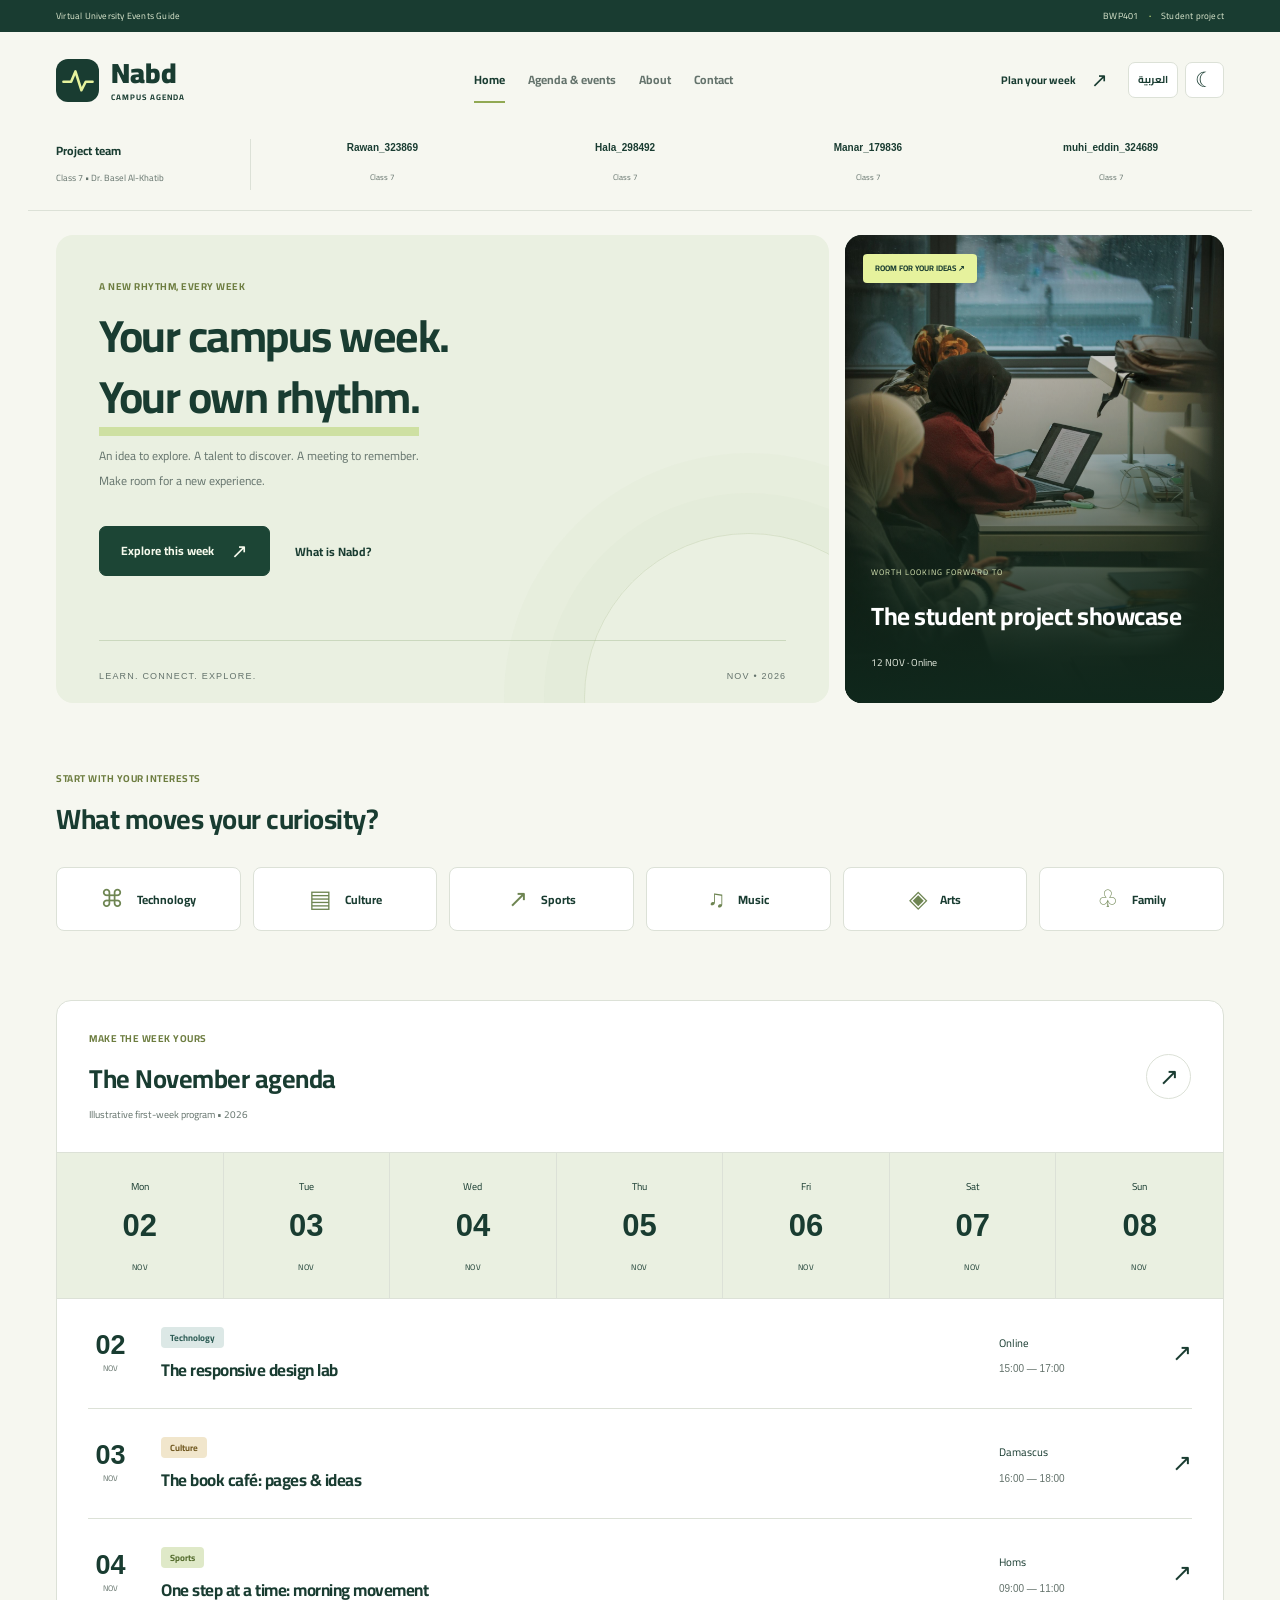
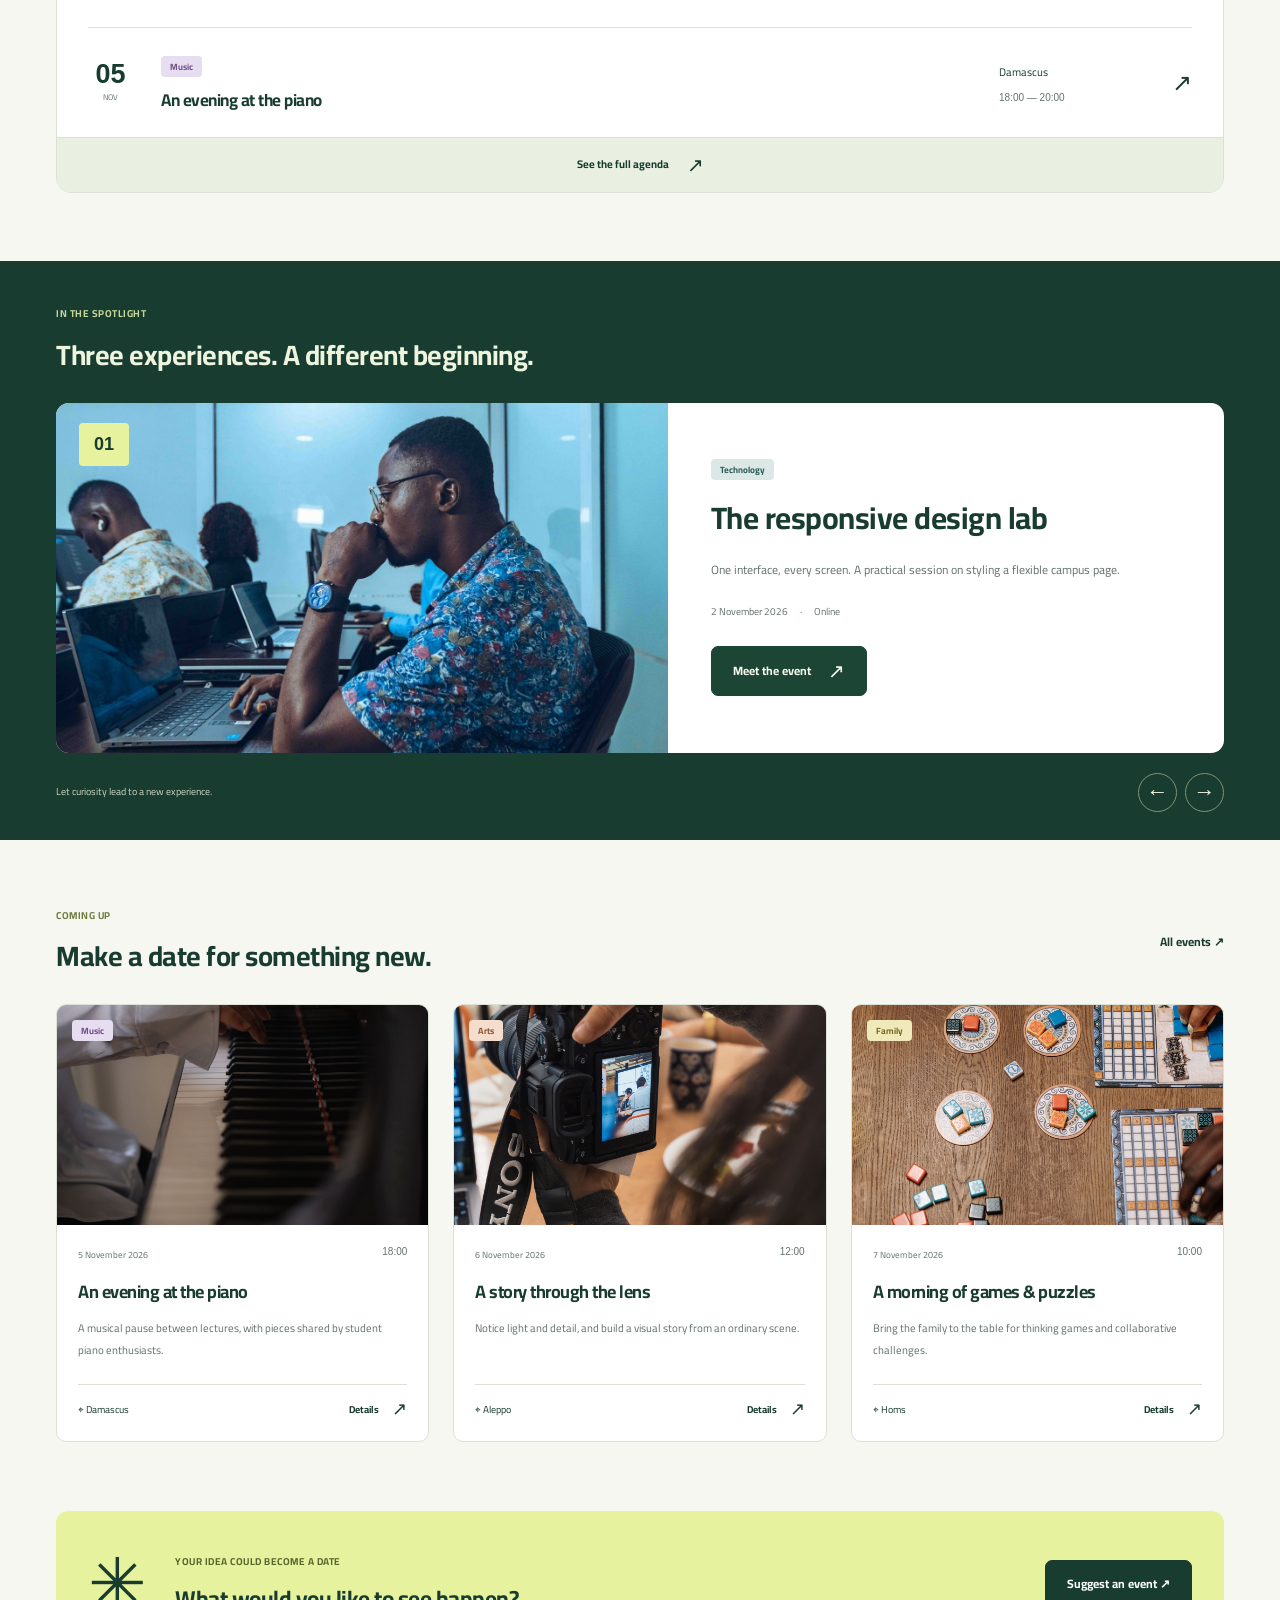
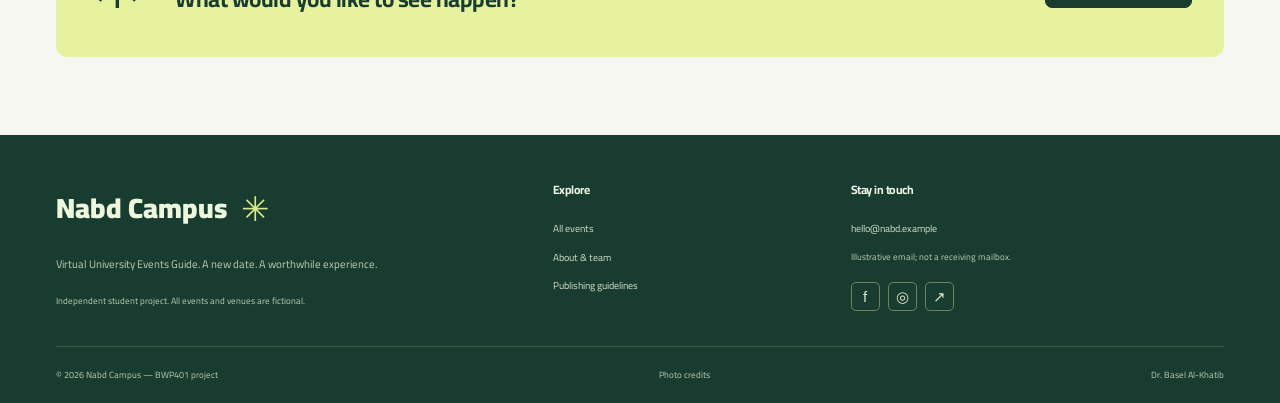
<file: en/index.html>
<!DOCTYPE html><html lang="en" dir="ltr"><head><meta charset="UTF-8"><meta name="viewport" content="width=device-width, initial-scale=1"><meta name="description" content="Nabd Campus: a student agenda for discovering virtual university events. BWP401 project."><title>Home | Nabd Campus</title><link rel="icon" href="../assets/img/favicon.svg"><link rel="stylesheet" href="https://cdn.jsdelivr.net/npm/bootstrap@5.3.3/dist/css/bootstrap.min.css" onerror="this.onerror=null;this.href='../assets/css/bootstrap.min.css'"><link rel="stylesheet" href="../assets/css/styles.css"><script>try{if(localStorage.getItem('nabd-theme')==='dark')document.documentElement.className='dark-theme';}catch(e){}</script></head><body><a class="skip" href="#main">Skip to content</a><div class="masthead"><div class="container"><span>Virtual University Events Guide</span><span>BWP401 <b>·</b> Student project</span></div></div><header><nav class="navbar navbar-expand-lg container" aria-label="Main navigation"><a class="navbar-brand" href="index.html"><span class="brand-icon"><svg viewBox="0 0 42 42" fill="none" aria-hidden="true"><path d="M4 23h9l5-12 7 22 5-10h8" stroke="currentColor" stroke-width="3" stroke-linejoin="round" stroke-linecap="round"/></svg></span><span>Nabd<span class="brand-small">CAMPUS AGENDA</span></span></a><div class="nav-tools"><button id="languageToggle" onclick="toggleLanguage()" type="button" aria-label="التبديل إلى العربية">العربية</button><button id="themeToggle" onclick="toggleTheme()" type="button" aria-pressed="false" aria-label="Switch to dark mode"><span id="themeSymbol" aria-hidden="true">☾</span></button></div><button class="navbar-toggler" type="button" data-bs-toggle="collapse" data-bs-target="#siteNav" aria-controls="siteNav" aria-expanded="false" aria-label="Toggle navigation"><span class="navbar-toggler-icon"></span></button><div class="collapse navbar-collapse" id="siteNav"><ul class="navbar-nav"><li class="nav-item"><a class="nav-link active" href="index.html" aria-current="page">Home</a></li><li class="nav-item"><a class="nav-link " href="events.html">Agenda & events</a></li><li class="nav-item"><a class="nav-link " href="about.html">About</a></li><li class="nav-item"><a class="nav-link " href="contact.html">Contact</a></li></ul><a class="nav-button" href="events.html">Plan your week <span class="arrow">↗</span></a></div></nav></header><main id="main"><section class="container team-intro" id="project-team"><div class="team-label"><strong>Project team</strong><span>Class 7 • Dr. Basel Al-Khatib</span></div><div class="team-grid"><article class="team-member"><img src="../assets/img/member-0.svg" width="58" height="58" alt="Rawan_323869"><div><h3 dir="ltr">Rawan_323869</h3><small>Class 7</small></div></article><article class="team-member"><img src="../assets/img/member-1.svg" width="58" height="58" alt="Hala_298492"><div><h3 dir="ltr">Hala_298492</h3><small>Class 7</small></div></article><article class="team-member"><img src="../assets/img/member-2.svg" width="58" height="58" alt="Manar_179836"><div><h3 dir="ltr">Manar_179836</h3><small>Class 7</small></div></article><article class="team-member"><img src="../assets/img/member-3.svg" width="58" height="58" alt="muhi_eddin_324689"><div><h3 dir="ltr">muhi_eddin_324689</h3><small>Class 7</small></div></article></div></section><section class="container hero-section"><div class="row g-3"><div class="col-lg-8"><div class="hero-copy"><p class="eyebrow">A NEW RHYTHM, EVERY WEEK</p><h1>Your campus week.<br><em>Your own rhythm.</em></h1><p>An idea to explore. A talent to discover. A meeting to remember.<br>Make room for a new experience.</p><div class="hero-actions"><a class="btn btn-primary" href="#week-agenda">Explore this week <span class="arrow">↗</span></a><a href="about.html" class="text-link">What is Nabd?</a></div><div class="hero-bottom"><span>LEARN. CONNECT. EXPLORE.</span><span>NOV • 2026</span></div></div></div><div class="col-lg-4"><a class="hero-photo" href="event.html?id=project-showcase"><img src="../assets/img/study.jpg" alt="Students discussing their work" class="" width="1400" height="933"><span class="photo-note">ROOM FOR YOUR IDEAS ↗</span><div class="photo-caption"><small>WORTH LOOKING FORWARD TO</small><h2>The student project showcase</h2><span>12 NOV · Online</span></div></a></div></div></section><section class="container section categories-section"><div class="section-head"><div><p class="eyebrow">START WITH YOUR INTERESTS</p><h2>What moves your curiosity?</h2></div></div><div class="category-row"><a href="events.html?category=tech" class="category-pill tech"><span>⌘</span>Technology</a><a href="events.html?category=culture" class="category-pill culture"><span>▤</span>Culture</a><a href="events.html?category=sport" class="category-pill sport"><span>↗</span>Sports</a><a href="events.html?category=music" class="category-pill music"><span>♫</span>Music</a><a href="events.html?category=art" class="category-pill art"><span>◈</span>Arts</a><a href="events.html?category=family" class="category-pill family"><span>♧</span>Family</a></div></section><section class="container section" id="week-agenda"><div class="agenda-frame"><div class="agenda-heading"><div><p class="eyebrow">MAKE THE WEEK YOURS</p><h2>The November agenda</h2><p>Illustrative first-week program • 2026</p></div><a class="circle-link" href="events.html" aria-label="All events">↗</a></div><div class="week-strip"><a href="events.html?date=2026-11-02"><span>Mon</span><strong>02</strong><small>NOV</small></a><a href="events.html?date=2026-11-03"><span>Tue</span><strong>03</strong><small>NOV</small></a><a href="events.html?date=2026-11-04"><span>Wed</span><strong>04</strong><small>NOV</small></a><a href="events.html?date=2026-11-05"><span>Thu</span><strong>05</strong><small>NOV</small></a><a href="events.html?date=2026-11-06"><span>Fri</span><strong>06</strong><small>NOV</small></a><a href="events.html?date=2026-11-07"><span>Sat</span><strong>07</strong><small>NOV</small></a><a href="events.html?date=2026-11-08"><span>Sun</span><strong>08</strong><small>NOV</small></a></div><div class="agenda-list"><a class="agenda-row" href="event.html?id=responsive-lab"><time datetime="2026-11-02"><strong>02</strong><span>NOV</span></time><div><span class="badge tag tech">Technology</span><h3>The responsive design lab</h3></div><span class="agenda-place">Online<small>15:00 — 17:00</small></span><span class="agenda-arrow">↗</span></a><a class="agenda-row" href="event.html?id=book-cafe"><time datetime="2026-11-03"><strong>03</strong><span>NOV</span></time><div><span class="badge tag culture">Culture</span><h3>The book café: pages & ideas</h3></div><span class="agenda-place">Damascus<small>16:00 — 18:00</small></span><span class="agenda-arrow">↗</span></a><a class="agenda-row" href="event.html?id=campus-run"><time datetime="2026-11-04"><strong>04</strong><span>NOV</span></time><div><span class="badge tag sport">Sports</span><h3>One step at a time: morning movement</h3></div><span class="agenda-place">Homs<small>09:00 — 11:00</small></span><span class="agenda-arrow">↗</span></a><a class="agenda-row" href="event.html?id=piano-evening"><time datetime="2026-11-05"><strong>05</strong><span>NOV</span></time><div><span class="badge tag music">Music</span><h3>An evening at the piano</h3></div><span class="agenda-place">Damascus<small>18:00 — 20:00</small></span><span class="agenda-arrow">↗</span></a></div><a class="agenda-more" href="events.html">See the full agenda <span class="arrow">↗</span></a></div></section><section class="section spotlight"><div class="container"><div class="section-head"><div><p class="eyebrow">IN THE SPOTLIGHT</p><h2>Three experiences. A different beginning.</h2></div></div><div id="featuredCarousel" class="carousel slide"><div class="carousel-inner"><article class="carousel-item active"><div class="spotlight-slide"><div class="spotlight-photo"><img src="../assets/img/coding.jpg" alt="The responsive design lab" class="" width="1400" height="933" loading="lazy"><span>01</span></div><div class="spotlight-copy"><span class="badge tag tech">Technology</span><h3>The responsive design lab</h3><p>One interface, every screen. A practical session on styling a flexible campus page.</p><div class="spotlight-meta">2 November 2026 <span>·</span> Online</div><a href="event.html?id=responsive-lab" class="btn btn-primary">Meet the event <span class="arrow">↗</span></a></div></div></article><article class="carousel-item "><div class="spotlight-slide"><div class="spotlight-photo"><img src="../assets/img/camera.jpg" alt="A story through the lens" class="" width="1400" height="933" loading="lazy"><span>02</span></div><div class="spotlight-copy"><span class="badge tag art">Arts</span><h3>A story through the lens</h3><p>Notice light and detail, and build a visual story from an ordinary scene.</p><div class="spotlight-meta">6 November 2026 <span>·</span> Aleppo</div><a href="event.html?id=photo-walk" class="btn btn-primary">Meet the event <span class="arrow">↗</span></a></div></div></article><article class="carousel-item "><div class="spotlight-slide"><div class="spotlight-photo"><img src="../assets/img/games.jpg" alt="A morning of games &amp; puzzles" class="" width="1400" height="933" loading="lazy"><span>03</span></div><div class="spotlight-copy"><span class="badge tag family">Family</span><h3>A morning of games & puzzles</h3><p>Bring the family to the table for thinking games and collaborative challenges.</p><div class="spotlight-meta">7 November 2026 <span>·</span> Homs</div><a href="event.html?id=family-puzzles" class="btn btn-primary">Meet the event <span class="arrow">↗</span></a></div></div></article></div><div class="carousel-controls"><p>Let curiosity lead to a new experience.</p><div><button type="button" data-bs-target="#featuredCarousel" data-bs-slide="prev" aria-label="Previous event">←</button><button type="button" data-bs-target="#featuredCarousel" data-bs-slide="next" aria-label="Next event">→</button></div></div></div></div></section><section class="section container"><div class="section-head"><div><p class="eyebrow">COMING UP</p><h2>Make a date for something new.</h2></div><a class="text-link" href="events.html">All events ↗</a></div><div class="row g-4"><div class="col-md-6 col-lg-4 event-column" data-title="An evening at the piano A musical pause between lectures, with pieces shared by student piano enthusiasts." data-category="music" data-date="2026-11-05" data-location="Damascus"><article class="card event-card"><a class="event-photo" href="event.html?id=piano-evening" aria-label="An evening at the piano"><img src="../assets/img/piano.jpg" alt="An evening at the piano" class="" width="1400" height="933" loading="lazy"><span class="badge tag music">Music</span></a><div class="card-body"><p class="card-date"><time datetime="2026-11-05">5 November 2026</time><span>18:00</span></p><h3><a href="event.html?id=piano-evening">An evening at the piano</a></h3><p>A musical pause between lectures, with pieces shared by student piano enthusiasts.</p><div class="card-foot"><span>⌖ Damascus</span><a href="event.html?id=piano-evening">Details <span class="arrow">↗</span></a></div></div></article></div><div class="col-md-6 col-lg-4 event-column" data-title="A story through the lens Notice light and detail, and build a visual story from an ordinary scene." data-category="art" data-date="2026-11-06" data-location="Aleppo"><article class="card event-card"><a class="event-photo" href="event.html?id=photo-walk" aria-label="A story through the lens"><img src="../assets/img/camera.jpg" alt="A story through the lens" class="" width="1400" height="933" loading="lazy"><span class="badge tag art">Arts</span></a><div class="card-body"><p class="card-date"><time datetime="2026-11-06">6 November 2026</time><span>12:00</span></p><h3><a href="event.html?id=photo-walk">A story through the lens</a></h3><p>Notice light and detail, and build a visual story from an ordinary scene.</p><div class="card-foot"><span>⌖ Aleppo</span><a href="event.html?id=photo-walk">Details <span class="arrow">↗</span></a></div></div></article></div><div class="col-md-6 col-lg-4 event-column" data-title="A morning of games &amp; puzzles Bring the family to the table for thinking games and collaborative challenges." data-category="family" data-date="2026-11-07" data-location="Homs"><article class="card event-card"><a class="event-photo" href="event.html?id=family-puzzles" aria-label="A morning of games &amp; puzzles"><img src="../assets/img/games.jpg" alt="A morning of games &amp; puzzles" class="" width="1400" height="933" loading="lazy"><span class="badge tag family">Family</span></a><div class="card-body"><p class="card-date"><time datetime="2026-11-07">7 November 2026</time><span>10:00</span></p><h3><a href="event.html?id=family-puzzles">A morning of games & puzzles</a></h3><p>Bring the family to the table for thinking games and collaborative challenges.</p><div class="card-foot"><span>⌖ Homs</span><a href="event.html?id=family-puzzles">Details <span class="arrow">↗</span></a></div></div></article></div></div></section><section class="container section"><div class="suggest-banner"><span class="asterisk">✳</span><div><p class="eyebrow">YOUR IDEA COULD BECOME A DATE</p><h2>What would you like to see happen?</h2></div><a href="contact.html?subject=event" class="btn btn-primary">Suggest an event ↗</a></div></section></main><footer><div class="container"><div class="row g-4"><div class="col-lg-5"><a class="footer-brand" href="index.html">Nabd Campus<span>✳</span></a><p>Virtual University Events Guide. A new date. A worthwhile experience.</p><small>Independent student project. All events and venues are fictional.</small></div><div class="col-6 col-lg-3"><h2>Explore</h2><a href="events.html">All events</a><a href="about.html">About & team</a><a href="about.html#policies">Publishing guidelines</a></div><div class="col-6 col-lg-4"><h2>Stay in touch</h2><a dir="ltr" href="mailto:hello@nabd.example">hello@nabd.example</a><small>Illustrative email; not a receiving mailbox.</small><div class="social"><a href="https://www.facebook.com/" target="_blank" rel="noopener noreferrer" aria-label="Facebook">f</a><a href="https://www.instagram.com/" target="_blank" rel="noopener noreferrer" aria-label="Instagram">◎</a><a href="https://t.me/" target="_blank" rel="noopener noreferrer" aria-label="Telegram">↗</a></div></div></div><div class="footer-bottom"><span>© 2026 Nabd Campus — BWP401 project</span><a href="about.html#credits">Photo credits</a><span>Dr. Basel Al-Khatib</span></div></div></footer><button id="toTop" class="to-top" type="button" aria-label="Back to top" onclick="window.scrollTo(0,0)">↑</button><script src="https://cdn.jsdelivr.net/npm/bootstrap@5.3.3/dist/js/bootstrap.bundle.min.js" onerror="this.onerror=null;this.src='../assets/js/bootstrap.bundle.min.js'"></script><script src="../assets/js/main.js"></script></body></html>
</file>
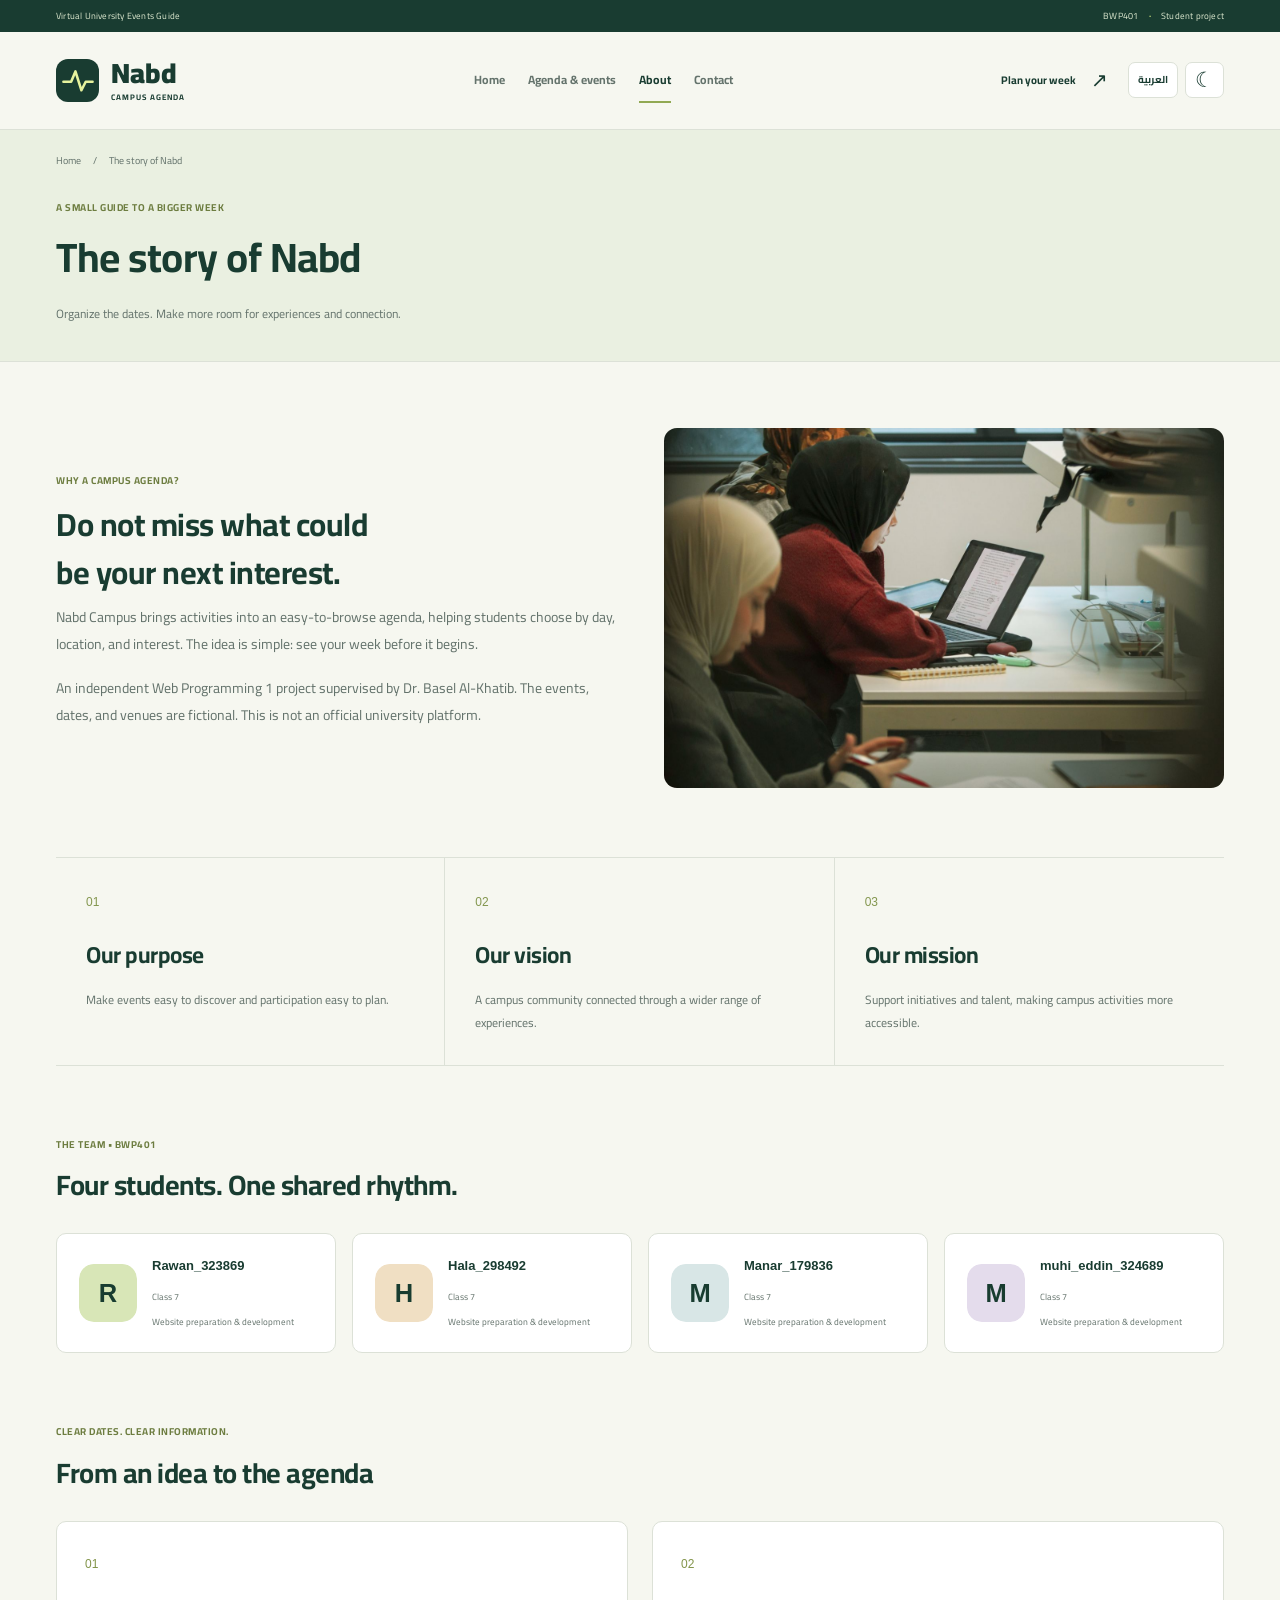
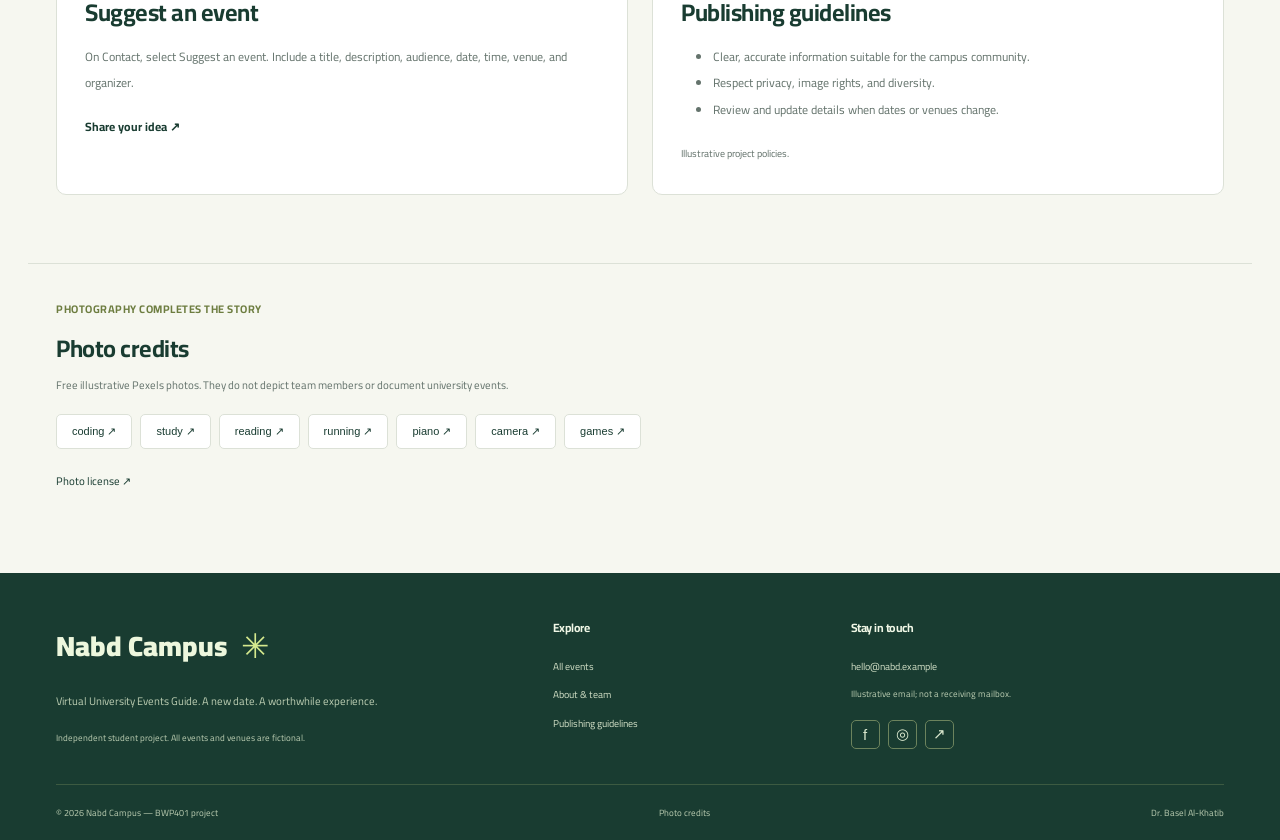
<file: en/about.html>
<!DOCTYPE html><html lang="en" dir="ltr"><head><meta charset="UTF-8"><meta name="viewport" content="width=device-width, initial-scale=1"><meta name="description" content="Nabd Campus: a student agenda for discovering virtual university events. BWP401 project."><title>About | Nabd Campus</title><link rel="icon" href="../assets/img/favicon.svg"><link rel="stylesheet" href="https://cdn.jsdelivr.net/npm/bootstrap@5.3.3/dist/css/bootstrap.min.css" onerror="this.onerror=null;this.href='../assets/css/bootstrap.min.css'"><link rel="stylesheet" href="../assets/css/styles.css"><script>try{if(localStorage.getItem('nabd-theme')==='dark')document.documentElement.className='dark-theme';}catch(e){}</script></head><body><a class="skip" href="#main">Skip to content</a><div class="masthead"><div class="container"><span>Virtual University Events Guide</span><span>BWP401 <b>·</b> Student project</span></div></div><header><nav class="navbar navbar-expand-lg container" aria-label="Main navigation"><a class="navbar-brand" href="index.html"><span class="brand-icon"><svg viewBox="0 0 42 42" fill="none" aria-hidden="true"><path d="M4 23h9l5-12 7 22 5-10h8" stroke="currentColor" stroke-width="3" stroke-linejoin="round" stroke-linecap="round"/></svg></span><span>Nabd<span class="brand-small">CAMPUS AGENDA</span></span></a><div class="nav-tools"><button id="languageToggle" onclick="toggleLanguage()" type="button" aria-label="التبديل إلى العربية">العربية</button><button id="themeToggle" onclick="toggleTheme()" type="button" aria-pressed="false" aria-label="Switch to dark mode"><span id="themeSymbol" aria-hidden="true">☾</span></button></div><button class="navbar-toggler" type="button" data-bs-toggle="collapse" data-bs-target="#siteNav" aria-controls="siteNav" aria-expanded="false" aria-label="Toggle navigation"><span class="navbar-toggler-icon"></span></button><div class="collapse navbar-collapse" id="siteNav"><ul class="navbar-nav"><li class="nav-item"><a class="nav-link " href="index.html">Home</a></li><li class="nav-item"><a class="nav-link " href="events.html">Agenda & events</a></li><li class="nav-item"><a class="nav-link active" href="about.html" aria-current="page">About</a></li><li class="nav-item"><a class="nav-link " href="contact.html">Contact</a></li></ul><a class="nav-button" href="events.html">Plan your week <span class="arrow">↗</span></a></div></nav></header><main id="main"><section class="page-top"><div class="container"><p class="breadcrumb-row"><a href="index.html">Home</a><span>/</span>The story of Nabd</p><p class="eyebrow">A SMALL GUIDE TO A BIGGER WEEK</p><h1>The story of Nabd</h1><p>Organize the dates. Make more room for experiences and connection.</p></div></section><section class="container section"><div class="row g-5 align-items-center"><div class="col-lg-6"><p class="eyebrow">WHY A CAMPUS AGENDA?</p><h2>Do not miss what could<br>be your next interest.</h2><p>Nabd Campus brings activities into an easy-to-browse agenda, helping students choose by day, location, and interest. The idea is simple: see your week before it begins.</p><p>An independent Web Programming 1 project supervised by Dr. Basel Al-Khatib. The events, dates, and venues are fictional. This is not an official university platform.</p></div><div class="col-lg-6"><img src="../assets/img/study.jpg" alt="Students discussing ideas around a table" class="about-photo" width="1400" height="933" loading="lazy"></div></div></section><section class="container section"><div class="values"><article><span>01</span><h3>Our purpose</h3><p>Make events easy to discover and participation easy to plan.</p></article><article><span>02</span><h3>Our vision</h3><p>A campus community connected through a wider range of experiences.</p></article><article><span>03</span><h3>Our mission</h3><p>Support initiatives and talent, making campus activities more accessible.</p></article></div></section><section class="container section"><div class="section-head"><div><p class="eyebrow">THE TEAM • BWP401</p><h2>Four students. One shared rhythm.</h2></div></div><div class="team-grid"><article class="team-member"><img src="../assets/img/member-0.svg" width="58" height="58" alt="Rawan_323869"><div><h3 dir="ltr">Rawan_323869</h3><small>Class 7</small><p class="role">Website preparation & development</p></div></article><article class="team-member"><img src="../assets/img/member-1.svg" width="58" height="58" alt="Hala_298492"><div><h3 dir="ltr">Hala_298492</h3><small>Class 7</small><p class="role">Website preparation & development</p></div></article><article class="team-member"><img src="../assets/img/member-2.svg" width="58" height="58" alt="Manar_179836"><div><h3 dir="ltr">Manar_179836</h3><small>Class 7</small><p class="role">Website preparation & development</p></div></article><article class="team-member"><img src="../assets/img/member-3.svg" width="58" height="58" alt="muhi_eddin_324689"><div><h3 dir="ltr">muhi_eddin_324689</h3><small>Class 7</small><p class="role">Website preparation & development</p></div></article></div></section><section class="container section" id="policies"><div class="section-head"><div><p class="eyebrow">CLEAR DATES. CLEAR INFORMATION.</p><h2>From an idea to the agenda</h2></div></div><div class="row g-4"><div class="col-md-6"><article class="policy"><span>01</span><h3>Suggest an event</h3><p>On Contact, select Suggest an event. Include a title, description, audience, date, time, venue, and organizer.</p><a class="text-link" href="contact.html?subject=event">Share your idea ↗</a></article></div><div class="col-md-6"><article class="policy"><span>02</span><h3>Publishing guidelines</h3><ul><li>Clear, accurate information suitable for the campus community.</li><li>Respect privacy, image rights, and diversity.</li><li>Review and update details when dates or venues change.</li></ul><small>Illustrative project policies.</small></article></div></div></section><section class="container section credits" id="credits"><p class="eyebrow">PHOTOGRAPHY COMPLETES THE STORY</p><h2>Photo credits</h2><p>Free illustrative Pexels photos. They do not depict team members or document university events.</p><div class="credit-links"><a href="https://www.pexels.com/photo/focused-students-in-it-workshop-in-accra-33920044/" target="_blank" rel="noopener noreferrer">coding ↗</a><a href="https://www.pexels.com/photo/focused-students-studying-together-indoors-36819187/" target="_blank" rel="noopener noreferrer">study ↗</a><a href="https://www.pexels.com/photo/a-person-reading-a-book-with-coffee-4427704/" target="_blank" rel="noopener noreferrer">reading ↗</a><a href="https://www.pexels.com/photo/people-running-in-park-11748274/" target="_blank" rel="noopener noreferrer">running ↗</a><a href="https://www.pexels.com/photo/close-up-of-hands-playing-piano-keys-30175904/" target="_blank" rel="noopener noreferrer">piano ↗</a><a href="https://www.pexels.com/photo/photographer-capturing-workshop-moments-indoors-29284333/" target="_blank" rel="noopener noreferrer">camera ↗</a><a href="https://www.pexels.com/photo/people-playing-board-game-with-dice-8111330/" target="_blank" rel="noopener noreferrer">games ↗</a></div><a href="https://www.pexels.com/license/" target="_blank" rel="noopener noreferrer">Photo license ↗</a></section></main><footer><div class="container"><div class="row g-4"><div class="col-lg-5"><a class="footer-brand" href="index.html">Nabd Campus<span>✳</span></a><p>Virtual University Events Guide. A new date. A worthwhile experience.</p><small>Independent student project. All events and venues are fictional.</small></div><div class="col-6 col-lg-3"><h2>Explore</h2><a href="events.html">All events</a><a href="about.html">About & team</a><a href="about.html#policies">Publishing guidelines</a></div><div class="col-6 col-lg-4"><h2>Stay in touch</h2><a dir="ltr" href="mailto:hello@nabd.example">hello@nabd.example</a><small>Illustrative email; not a receiving mailbox.</small><div class="social"><a href="https://www.facebook.com/" target="_blank" rel="noopener noreferrer" aria-label="Facebook">f</a><a href="https://www.instagram.com/" target="_blank" rel="noopener noreferrer" aria-label="Instagram">◎</a><a href="https://t.me/" target="_blank" rel="noopener noreferrer" aria-label="Telegram">↗</a></div></div></div><div class="footer-bottom"><span>© 2026 Nabd Campus — BWP401 project</span><a href="about.html#credits">Photo credits</a><span>Dr. Basel Al-Khatib</span></div></div></footer><button id="toTop" class="to-top" type="button" aria-label="Back to top" onclick="window.scrollTo(0,0)">↑</button><script src="https://cdn.jsdelivr.net/npm/bootstrap@5.3.3/dist/js/bootstrap.bundle.min.js" onerror="this.onerror=null;this.src='../assets/js/bootstrap.bundle.min.js'"></script><script src="../assets/js/main.js"></script></body></html>
</file>
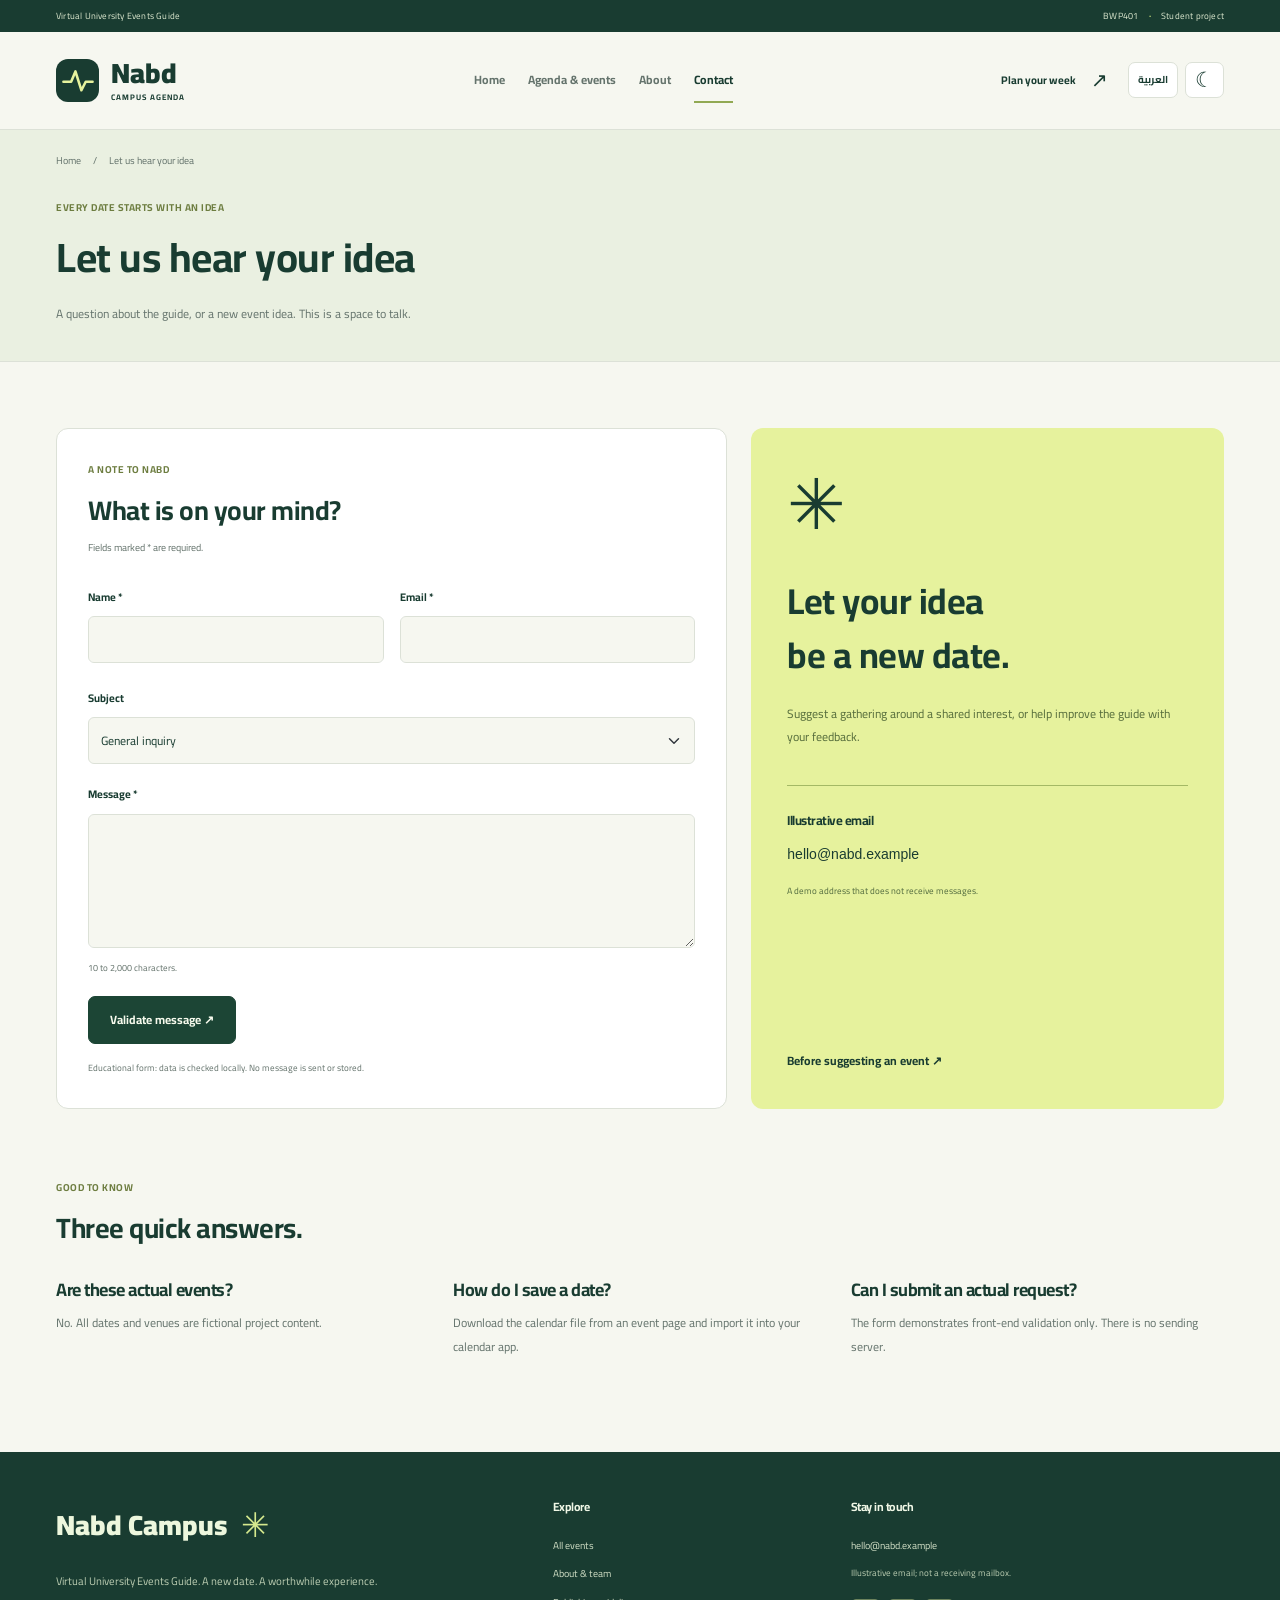
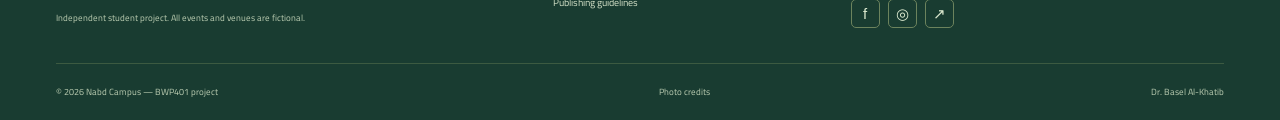
<file: en/contact.html>
<!DOCTYPE html><html lang="en" dir="ltr"><head><meta charset="UTF-8"><meta name="viewport" content="width=device-width, initial-scale=1"><meta name="description" content="Nabd Campus: a student agenda for discovering virtual university events. BWP401 project."><title>Contact | Nabd Campus</title><link rel="icon" href="../assets/img/favicon.svg"><link rel="stylesheet" href="https://cdn.jsdelivr.net/npm/bootstrap@5.3.3/dist/css/bootstrap.min.css" onerror="this.onerror=null;this.href='../assets/css/bootstrap.min.css'"><link rel="stylesheet" href="../assets/css/styles.css"><script>try{if(localStorage.getItem('nabd-theme')==='dark')document.documentElement.className='dark-theme';}catch(e){}</script></head><body><a class="skip" href="#main">Skip to content</a><div class="masthead"><div class="container"><span>Virtual University Events Guide</span><span>BWP401 <b>·</b> Student project</span></div></div><header><nav class="navbar navbar-expand-lg container" aria-label="Main navigation"><a class="navbar-brand" href="index.html"><span class="brand-icon"><svg viewBox="0 0 42 42" fill="none" aria-hidden="true"><path d="M4 23h9l5-12 7 22 5-10h8" stroke="currentColor" stroke-width="3" stroke-linejoin="round" stroke-linecap="round"/></svg></span><span>Nabd<span class="brand-small">CAMPUS AGENDA</span></span></a><div class="nav-tools"><button id="languageToggle" onclick="toggleLanguage()" type="button" aria-label="التبديل إلى العربية">العربية</button><button id="themeToggle" onclick="toggleTheme()" type="button" aria-pressed="false" aria-label="Switch to dark mode"><span id="themeSymbol" aria-hidden="true">☾</span></button></div><button class="navbar-toggler" type="button" data-bs-toggle="collapse" data-bs-target="#siteNav" aria-controls="siteNav" aria-expanded="false" aria-label="Toggle navigation"><span class="navbar-toggler-icon"></span></button><div class="collapse navbar-collapse" id="siteNav"><ul class="navbar-nav"><li class="nav-item"><a class="nav-link " href="index.html">Home</a></li><li class="nav-item"><a class="nav-link " href="events.html">Agenda & events</a></li><li class="nav-item"><a class="nav-link " href="about.html">About</a></li><li class="nav-item"><a class="nav-link active" href="contact.html" aria-current="page">Contact</a></li></ul><a class="nav-button" href="events.html">Plan your week <span class="arrow">↗</span></a></div></nav></header><main id="main"><section class="page-top"><div class="container"><p class="breadcrumb-row"><a href="index.html">Home</a><span>/</span>Let us hear your idea</p><p class="eyebrow">EVERY DATE STARTS WITH AN IDEA</p><h1>Let us hear your idea</h1><p>A question about the guide, or a new event idea. This is a space to talk.</p></div></section><section class="container section"><div class="row g-4"><div class="col-lg-7"><div class="form-card"><p class="eyebrow">A NOTE TO NABD</p><h2>What is on your mind?</h2><p>Fields marked * are required.</p><div id="contactAlert" class="alert" role="alert" style="display:none"></div><form id="contactForm" action="#" novalidate><div class="row g-3"><div class="col-md-6"><label class="form-label" for="contactName">Name *</label><input class="form-control" id="contactName" name="name" required maxlength="100" autocomplete="name" aria-describedby="nameError"><span class="field-error" id="nameError"></span></div><div class="col-md-6"><label class="form-label" for="contactEmail">Email *</label><input class="form-control" id="contactEmail" name="email" type="email" required maxlength="254" dir="ltr" autocomplete="email" aria-describedby="emailError"><span class="field-error" id="emailError"></span></div><div class="col-12"><label class="form-label" for="contactSubject">Subject</label><select class="form-select" id="contactSubject"><option value="general">General inquiry</option><option value="event">Suggest an event</option><option value="feedback">Guide feedback</option></select></div><div class="col-12"><label class="form-label" for="contactMessage">Message *</label><textarea class="form-control" id="contactMessage" name="message" required minlength="10" maxlength="2000" rows="6" aria-describedby="messageError"></textarea><span class="field-error" id="messageError"></span><small>10 to 2,000 characters.</small></div><div class="col-12"><button class="btn btn-primary" type="submit">Validate message ↗</button><p class="form-note">Educational form: data is checked locally. No message is sent or stored.</p></div></div></form></div></div><aside class="col-lg-5"><div class="contact-aside"><span>✳</span><h2>Let your idea<br>be a new date.</h2><p>Suggest a gathering around a shared interest, or help improve the guide with your feedback.</p><div><h3>Illustrative email</h3><a dir="ltr" href="mailto:hello@nabd.example">hello@nabd.example</a><small>A demo address that does not receive messages.</small></div><a href="about.html#policies" class="text-link">Before suggesting an event ↗</a></div></aside></div></section><section class="container section faq"><div class="section-head"><div><p class="eyebrow">GOOD TO KNOW</p><h2>Three quick answers.</h2></div></div><div class="row g-4"><div class="col-md-4"><h3>Are these actual events?</h3><p>No. All dates and venues are fictional project content.</p></div><div class="col-md-4"><h3>How do I save a date?</h3><p>Download the calendar file from an event page and import it into your calendar app.</p></div><div class="col-md-4"><h3>Can I submit an actual request?</h3><p>The form demonstrates front-end validation only. There is no sending server.</p></div></div></section></main><footer><div class="container"><div class="row g-4"><div class="col-lg-5"><a class="footer-brand" href="index.html">Nabd Campus<span>✳</span></a><p>Virtual University Events Guide. A new date. A worthwhile experience.</p><small>Independent student project. All events and venues are fictional.</small></div><div class="col-6 col-lg-3"><h2>Explore</h2><a href="events.html">All events</a><a href="about.html">About & team</a><a href="about.html#policies">Publishing guidelines</a></div><div class="col-6 col-lg-4"><h2>Stay in touch</h2><a dir="ltr" href="mailto:hello@nabd.example">hello@nabd.example</a><small>Illustrative email; not a receiving mailbox.</small><div class="social"><a href="https://www.facebook.com/" target="_blank" rel="noopener noreferrer" aria-label="Facebook">f</a><a href="https://www.instagram.com/" target="_blank" rel="noopener noreferrer" aria-label="Instagram">◎</a><a href="https://t.me/" target="_blank" rel="noopener noreferrer" aria-label="Telegram">↗</a></div></div></div><div class="footer-bottom"><span>© 2026 Nabd Campus — BWP401 project</span><a href="about.html#credits">Photo credits</a><span>Dr. Basel Al-Khatib</span></div></div></footer><button id="toTop" class="to-top" type="button" aria-label="Back to top" onclick="window.scrollTo(0,0)">↑</button><script src="https://cdn.jsdelivr.net/npm/bootstrap@5.3.3/dist/js/bootstrap.bundle.min.js" onerror="this.onerror=null;this.src='../assets/js/bootstrap.bundle.min.js'"></script><script src="../assets/js/main.js"></script></body></html>
</file>
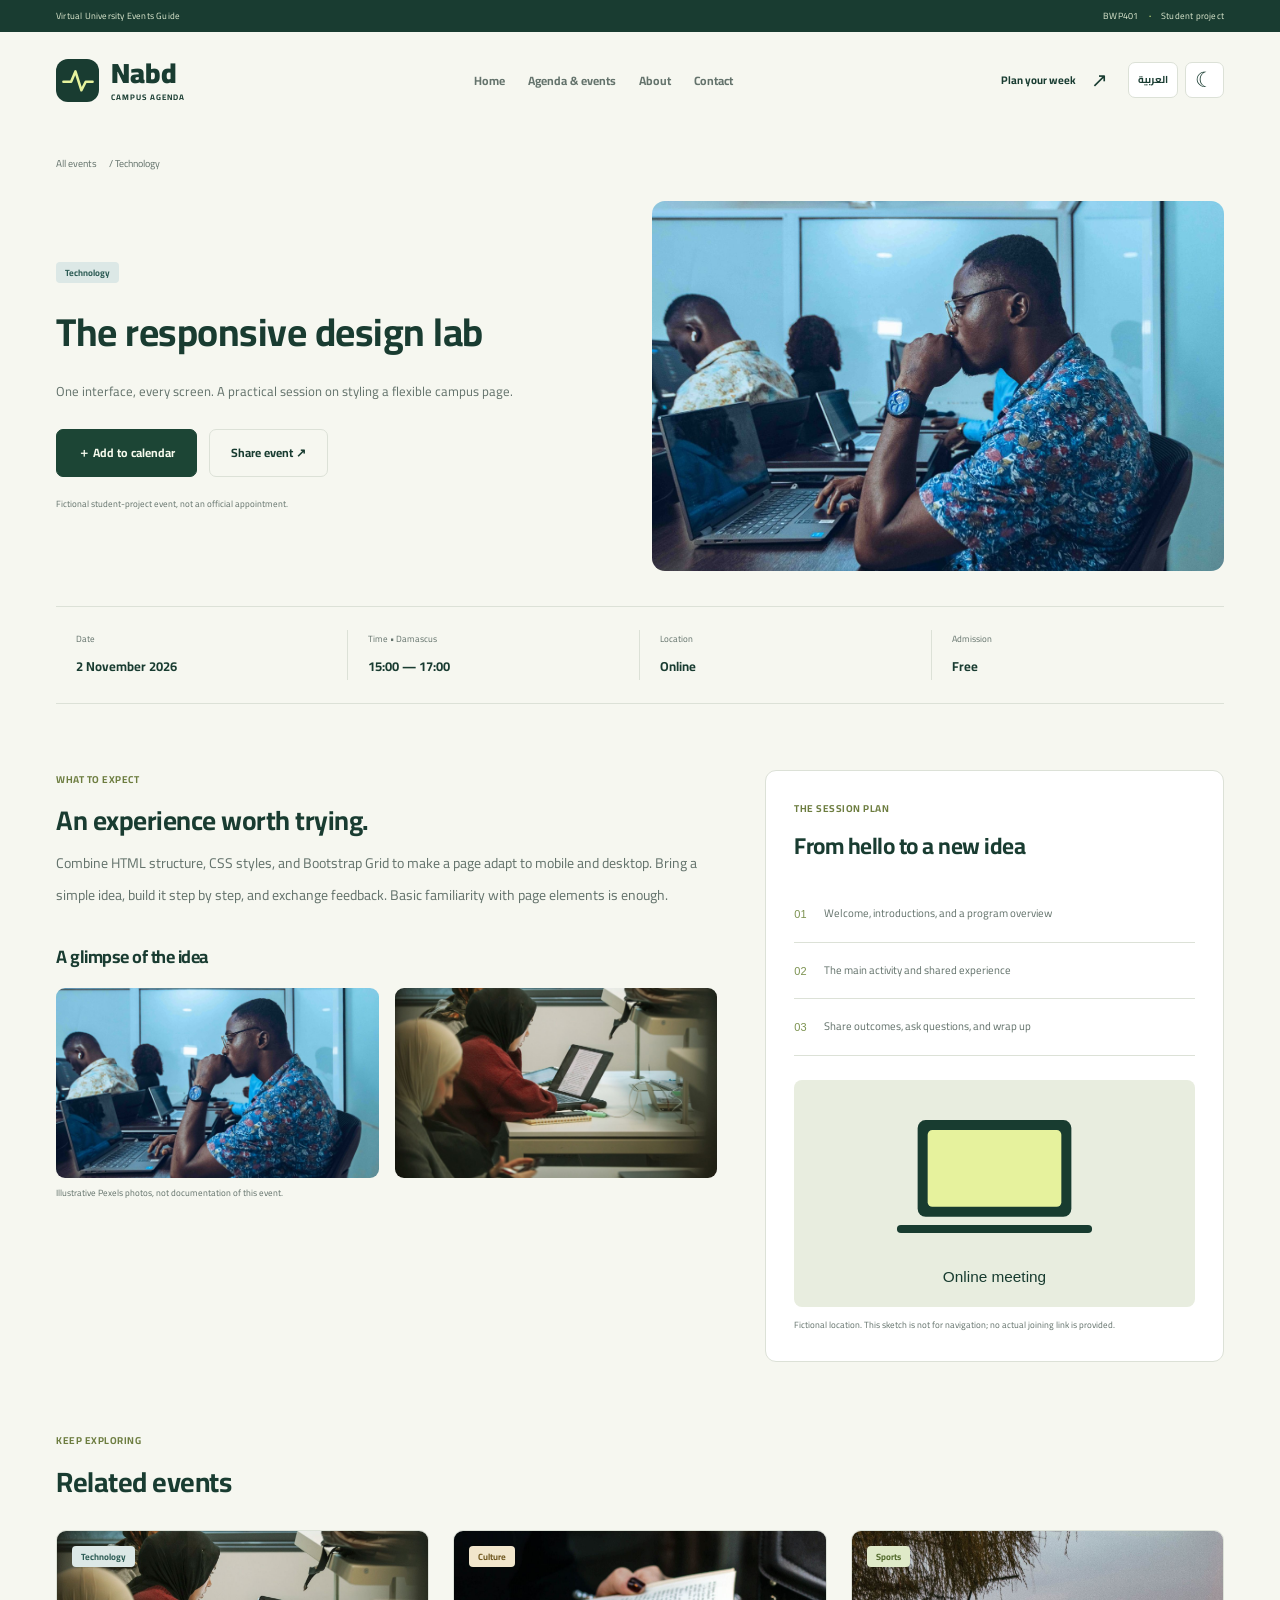
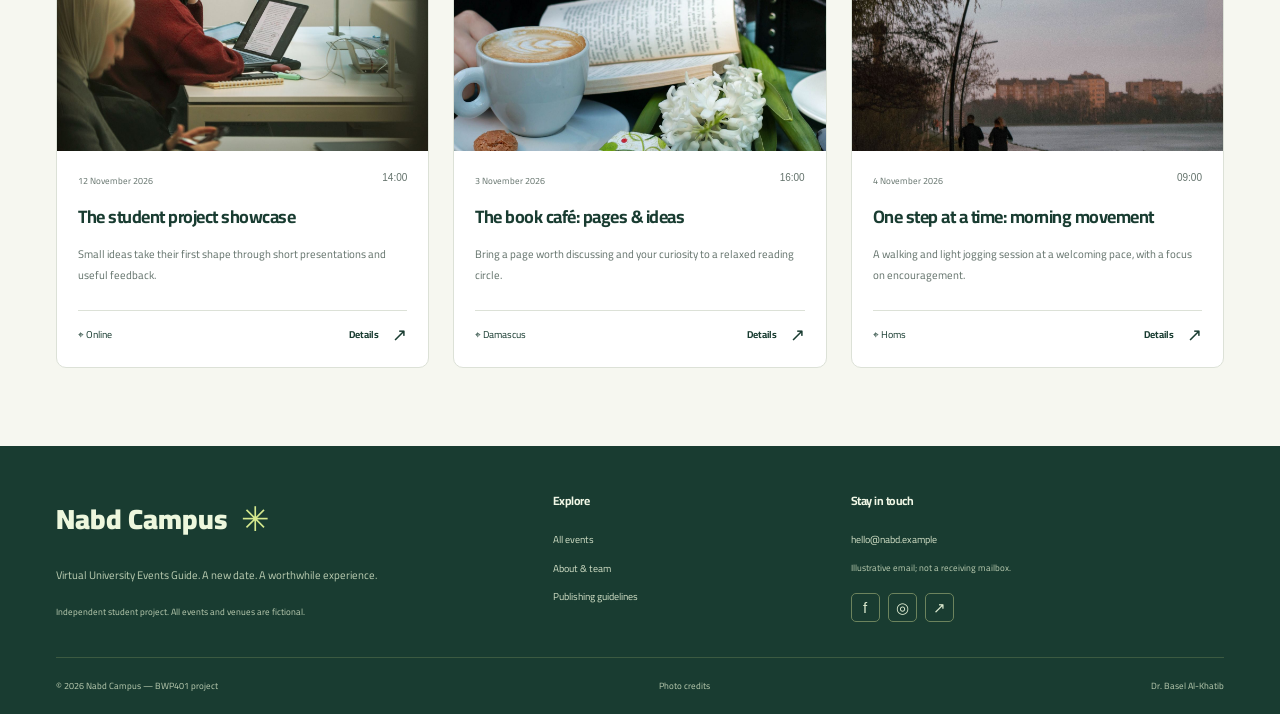
<file: en/event.html>
<!DOCTYPE html><html lang="en" dir="ltr"><head><meta charset="UTF-8"><meta name="viewport" content="width=device-width, initial-scale=1"><meta name="description" content="Nabd Campus: a student agenda for discovering virtual university events. BWP401 project."><title>Event details | Nabd Campus</title><link rel="icon" href="../assets/img/favicon.svg"><link rel="stylesheet" href="https://cdn.jsdelivr.net/npm/bootstrap@5.3.3/dist/css/bootstrap.min.css" onerror="this.onerror=null;this.href='../assets/css/bootstrap.min.css'"><link rel="stylesheet" href="../assets/css/styles.css"><script>try{if(localStorage.getItem('nabd-theme')==='dark')document.documentElement.className='dark-theme';}catch(e){}</script></head><body><a class="skip" href="#main">Skip to content</a><div class="masthead"><div class="container"><span>Virtual University Events Guide</span><span>BWP401 <b>·</b> Student project</span></div></div><header><nav class="navbar navbar-expand-lg container" aria-label="Main navigation"><a class="navbar-brand" href="index.html"><span class="brand-icon"><svg viewBox="0 0 42 42" fill="none" aria-hidden="true"><path d="M4 23h9l5-12 7 22 5-10h8" stroke="currentColor" stroke-width="3" stroke-linejoin="round" stroke-linecap="round"/></svg></span><span>Nabd<span class="brand-small">CAMPUS AGENDA</span></span></a><div class="nav-tools"><button id="languageToggle" onclick="toggleLanguage()" type="button" aria-label="التبديل إلى العربية">العربية</button><button id="themeToggle" onclick="toggleTheme()" type="button" aria-pressed="false" aria-label="Switch to dark mode"><span id="themeSymbol" aria-hidden="true">☾</span></button></div><button class="navbar-toggler" type="button" data-bs-toggle="collapse" data-bs-target="#siteNav" aria-controls="siteNav" aria-expanded="false" aria-label="Toggle navigation"><span class="navbar-toggler-icon"></span></button><div class="collapse navbar-collapse" id="siteNav"><ul class="navbar-nav"><li class="nav-item"><a class="nav-link " href="index.html">Home</a></li><li class="nav-item"><a class="nav-link " href="events.html">Agenda & events</a></li><li class="nav-item"><a class="nav-link " href="about.html">About</a></li><li class="nav-item"><a class="nav-link " href="contact.html">Contact</a></li></ul><a class="nav-button" href="events.html">Plan your week <span class="arrow">↗</span></a></div></nav></header><main id="main"><div id="eventNotFound" class="container empty-state" style="display:none"><h1>Event not found</h1><a href="events.html" class="btn btn-primary">Browse events</a></div><div class="event-detail" id="detail-responsive-lab" style="display:block"><section class="container detail-top"><p class="breadcrumb-row"><a href="events.html">All events</a> / Technology</p><div class="row g-4 align-items-center"><div class="col-lg-6"><span class="badge tag tech">Technology</span><h1>The responsive design lab</h1><p>One interface, every screen. A practical session on styling a flexible campus page.</p><div class="detail-buttons"><a class="btn btn-primary" href="../assets/calendar/en-responsive-lab.ics" download>＋ Add to calendar</a><button class="btn btn-outline-dark" type="button" onclick="prepareShare('responsive-lab')" data-bs-toggle="modal" data-bs-target="#shareModal">Share event ↗</button></div><small class="demo-label">Fictional student-project event, not an official appointment.</small></div><div class="col-lg-6"><img src="../assets/img/coding.jpg" alt="The responsive design lab" class="detail-image" width="1400" height="933"></div></div><div class="detail-facts"><div><small>Date</small><strong>2 November 2026</strong></div><div><small>Time • Damascus</small><strong>15:00 — 17:00</strong></div><div><small>Location</small><strong>Online</strong></div><div><small>Admission</small><strong>Free</strong></div></div></section><section class="container section detail-body"><div class="row g-5"><div class="col-lg-7"><p class="eyebrow">WHAT TO EXPECT</p><h2>An experience worth trying.</h2><p>Combine HTML structure, CSS styles, and Bootstrap Grid to make a page adapt to mobile and desktop. Bring a simple idea, build it step by step, and exchange feedback. Basic familiarity with page elements is enough.</p><div class="gallery"><h3>A glimpse of the idea</h3><div class="row g-3"><div class="col-6"><img src="../assets/img/coding.jpg" alt="The responsive design lab" class="" width="1400" height="933" loading="lazy"></div><div class="col-6"><img src="../assets/img/study.jpg" alt="Students sharing ideas" class="" width="1400" height="933" loading="lazy"></div></div><small>Illustrative Pexels photos, not documentation of this event.</small></div></div><aside class="col-lg-5"><div class="program-card"><p class="eyebrow">THE SESSION PLAN</p><h2>From hello to a new idea</h2><div class="program-row"><span>01</span><p>Welcome, introductions, and a program overview</p></div><div class="program-row"><span>02</span><p>The main activity and shared experience</p></div><div class="program-row"><span>03</span><p>Share outcomes, ask questions, and wrap up</p></div><img src="../assets/img/online-en.svg" alt="Illustrative fictional location diagram" width="600" height="340"><small>Fictional location. This sketch is not for navigation; no actual joining link is provided.</small></div></aside></div></section><section class="container section"><div class="section-head"><div><p class="eyebrow">KEEP EXPLORING</p><h2>Related events</h2></div></div><div class="row g-4"><div class="col-md-6 col-lg-4 event-column" data-title="The student project showcase Small ideas take their first shape through short presentations and useful feedback." data-category="tech" data-date="2026-11-12" data-location="Online"><article class="card event-card"><a class="event-photo" href="event.html?id=project-showcase" aria-label="The student project showcase"><img src="../assets/img/study.jpg" alt="The student project showcase" class="" width="1400" height="933" loading="lazy"><span class="badge tag tech">Technology</span></a><div class="card-body"><p class="card-date"><time datetime="2026-11-12">12 November 2026</time><span>14:00</span></p><h3><a href="event.html?id=project-showcase">The student project showcase</a></h3><p>Small ideas take their first shape through short presentations and useful feedback.</p><div class="card-foot"><span>⌖ Online</span><a href="event.html?id=project-showcase">Details <span class="arrow">↗</span></a></div></div></article></div><div class="col-md-6 col-lg-4 event-column" data-title="The book café: pages &amp; ideas Bring a page worth discussing and your curiosity to a relaxed reading circle." data-category="culture" data-date="2026-11-03" data-location="Damascus"><article class="card event-card"><a class="event-photo" href="event.html?id=book-cafe" aria-label="The book café: pages &amp; ideas"><img src="../assets/img/reading.jpg" alt="The book café: pages &amp; ideas" class="" width="1400" height="933" loading="lazy"><span class="badge tag culture">Culture</span></a><div class="card-body"><p class="card-date"><time datetime="2026-11-03">3 November 2026</time><span>16:00</span></p><h3><a href="event.html?id=book-cafe">The book café: pages & ideas</a></h3><p>Bring a page worth discussing and your curiosity to a relaxed reading circle.</p><div class="card-foot"><span>⌖ Damascus</span><a href="event.html?id=book-cafe">Details <span class="arrow">↗</span></a></div></div></article></div><div class="col-md-6 col-lg-4 event-column" data-title="One step at a time: morning movement A walking and light jogging session at a welcoming pace, with a focus on encouragement." data-category="sport" data-date="2026-11-04" data-location="Homs"><article class="card event-card"><a class="event-photo" href="event.html?id=campus-run" aria-label="One step at a time: morning movement"><img src="../assets/img/running.jpg" alt="One step at a time: morning movement" class="" width="1400" height="933" loading="lazy"><span class="badge tag sport">Sports</span></a><div class="card-body"><p class="card-date"><time datetime="2026-11-04">4 November 2026</time><span>09:00</span></p><h3><a href="event.html?id=campus-run">One step at a time: morning movement</a></h3><p>A walking and light jogging session at a welcoming pace, with a focus on encouragement.</p><div class="card-foot"><span>⌖ Homs</span><a href="event.html?id=campus-run">Details <span class="arrow">↗</span></a></div></div></article></div></div></section></div><div class="event-detail" id="detail-book-cafe" style="display:none"><section class="container detail-top"><p class="breadcrumb-row"><a href="events.html">All events</a> / Culture</p><div class="row g-4 align-items-center"><div class="col-lg-6"><span class="badge tag culture">Culture</span><h1>The book café: pages & ideas</h1><p>Bring a page worth discussing and your curiosity to a relaxed reading circle.</p><div class="detail-buttons"><a class="btn btn-primary" href="../assets/calendar/en-book-cafe.ics" download>＋ Add to calendar</a><button class="btn btn-outline-dark" type="button" onclick="prepareShare('book-cafe')" data-bs-toggle="modal" data-bs-target="#shareModal">Share event ↗</button></div><small class="demo-label">Fictional student-project event, not an official appointment.</small></div><div class="col-lg-6"><img src="../assets/img/reading.jpg" alt="The book café: pages &amp; ideas" class="detail-image" width="1400" height="933"></div></div><div class="detail-facts"><div><small>Date</small><strong>3 November 2026</strong></div><div><small>Time • Damascus</small><strong>16:00 — 18:00</strong></div><div><small>Location</small><strong>Damascus</strong></div><div><small>Admission</small><strong>Free</strong></div></div></section><section class="container section detail-body"><div class="row g-5"><div class="col-lg-7"><p class="eyebrow">WHAT TO EXPECT</p><h2>An experience worth trying.</h2><p>An open session about the books we read. Share a short passage or a question that caught your attention, then explore different interpretations and perspectives. Reading aloud is optional.</p><div class="gallery"><h3>A glimpse of the idea</h3><div class="row g-3"><div class="col-6"><img src="../assets/img/reading.jpg" alt="The book café: pages &amp; ideas" class="" width="1400" height="933" loading="lazy"></div><div class="col-6"><img src="../assets/img/study.jpg" alt="Students sharing ideas" class="" width="1400" height="933" loading="lazy"></div></div><small>Illustrative Pexels photos, not documentation of this event.</small></div></div><aside class="col-lg-5"><div class="program-card"><p class="eyebrow">THE SESSION PLAN</p><h2>From hello to a new idea</h2><div class="program-row"><span>01</span><p>Welcome, introductions, and a program overview</p></div><div class="program-row"><span>02</span><p>The main activity and shared experience</p></div><div class="program-row"><span>03</span><p>Share outcomes, ask questions, and wrap up</p></div><img src="../assets/img/map-en.svg" alt="Illustrative fictional location diagram" width="600" height="340"><small>Fictional location. This sketch is not for navigation; no actual joining link is provided.</small></div></aside></div></section><section class="container section"><div class="section-head"><div><p class="eyebrow">KEEP EXPLORING</p><h2>Related events</h2></div></div><div class="row g-4"><div class="col-md-6 col-lg-4 event-column" data-title="From reading to conversation Connect an idea from a book to a question from everyday student life." data-category="culture" data-date="2026-11-14" data-location="Aleppo"><article class="card event-card"><a class="event-photo" href="event.html?id=open-pages" aria-label="From reading to conversation"><img src="../assets/img/reading.jpg" alt="From reading to conversation" class="" width="1400" height="933" loading="lazy"><span class="badge tag culture">Culture</span></a><div class="card-body"><p class="card-date"><time datetime="2026-11-14">14 November 2026</time><span>17:00</span></p><h3><a href="event.html?id=open-pages">From reading to conversation</a></h3><p>Connect an idea from a book to a question from everyday student life.</p><div class="card-foot"><span>⌖ Aleppo</span><a href="event.html?id=open-pages">Details <span class="arrow">↗</span></a></div></div></article></div><div class="col-md-6 col-lg-4 event-column" data-title="The responsive design lab One interface, every screen. A practical session on styling a flexible campus page." data-category="tech" data-date="2026-11-02" data-location="Online"><article class="card event-card"><a class="event-photo" href="event.html?id=responsive-lab" aria-label="The responsive design lab"><img src="../assets/img/coding.jpg" alt="The responsive design lab" class="" width="1400" height="933" loading="lazy"><span class="badge tag tech">Technology</span></a><div class="card-body"><p class="card-date"><time datetime="2026-11-02">2 November 2026</time><span>15:00</span></p><h3><a href="event.html?id=responsive-lab">The responsive design lab</a></h3><p>One interface, every screen. A practical session on styling a flexible campus page.</p><div class="card-foot"><span>⌖ Online</span><a href="event.html?id=responsive-lab">Details <span class="arrow">↗</span></a></div></div></article></div><div class="col-md-6 col-lg-4 event-column" data-title="One step at a time: morning movement A walking and light jogging session at a welcoming pace, with a focus on encouragement." data-category="sport" data-date="2026-11-04" data-location="Homs"><article class="card event-card"><a class="event-photo" href="event.html?id=campus-run" aria-label="One step at a time: morning movement"><img src="../assets/img/running.jpg" alt="One step at a time: morning movement" class="" width="1400" height="933" loading="lazy"><span class="badge tag sport">Sports</span></a><div class="card-body"><p class="card-date"><time datetime="2026-11-04">4 November 2026</time><span>09:00</span></p><h3><a href="event.html?id=campus-run">One step at a time: morning movement</a></h3><p>A walking and light jogging session at a welcoming pace, with a focus on encouragement.</p><div class="card-foot"><span>⌖ Homs</span><a href="event.html?id=campus-run">Details <span class="arrow">↗</span></a></div></div></article></div></div></section></div><div class="event-detail" id="detail-campus-run" style="display:none"><section class="container detail-top"><p class="breadcrumb-row"><a href="events.html">All events</a> / Sports</p><div class="row g-4 align-items-center"><div class="col-lg-6"><span class="badge tag sport">Sports</span><h1>One step at a time: morning movement</h1><p>A walking and light jogging session at a welcoming pace, with a focus on encouragement.</p><div class="detail-buttons"><a class="btn btn-primary" href="../assets/calendar/en-campus-run.ics" download>＋ Add to calendar</a><button class="btn btn-outline-dark" type="button" onclick="prepareShare('campus-run')" data-bs-toggle="modal" data-bs-target="#shareModal">Share event ↗</button></div><small class="demo-label">Fictional student-project event, not an official appointment.</small></div><div class="col-lg-6"><img src="../assets/img/running.jpg" alt="One step at a time: morning movement" class="detail-image" width="1400" height="933"></div></div><div class="detail-facts"><div><small>Date</small><strong>4 November 2026</strong></div><div><small>Time • Damascus</small><strong>09:00 — 11:00</strong></div><div><small>Location</small><strong>Homs</strong></div><div><small>Admission</small><strong>Free</strong></div></div></section><section class="container section detail-body"><div class="row g-5"><div class="col-lg-7"><p class="eyebrow">WHAT TO EXPECT</p><h2>An experience worth trying.</h2><p>Start with a light warm-up, followed by a walk with optional jogging. The goal is a comfortable group activity and a chance to meet other students. Bring suitable clothes and water, and choose your own pace.</p><div class="gallery"><h3>A glimpse of the idea</h3><div class="row g-3"><div class="col-6"><img src="../assets/img/running.jpg" alt="One step at a time: morning movement" class="" width="1400" height="933" loading="lazy"></div><div class="col-6"><img src="../assets/img/study.jpg" alt="Students sharing ideas" class="" width="1400" height="933" loading="lazy"></div></div><small>Illustrative Pexels photos, not documentation of this event.</small></div></div><aside class="col-lg-5"><div class="program-card"><p class="eyebrow">THE SESSION PLAN</p><h2>From hello to a new idea</h2><div class="program-row"><span>01</span><p>Welcome, introductions, and a program overview</p></div><div class="program-row"><span>02</span><p>The main activity and shared experience</p></div><div class="program-row"><span>03</span><p>Share outcomes, ask questions, and wrap up</p></div><img src="../assets/img/map-en.svg" alt="Illustrative fictional location diagram" width="600" height="340"><small>Fictional location. This sketch is not for navigation; no actual joining link is provided.</small></div></aside></div></section><section class="container section"><div class="section-head"><div><p class="eyebrow">KEEP EXPLORING</p><h2>Related events</h2></div></div><div class="row g-4"><div class="col-md-6 col-lg-4 event-column" data-title="The responsive design lab One interface, every screen. A practical session on styling a flexible campus page." data-category="tech" data-date="2026-11-02" data-location="Online"><article class="card event-card"><a class="event-photo" href="event.html?id=responsive-lab" aria-label="The responsive design lab"><img src="../assets/img/coding.jpg" alt="The responsive design lab" class="" width="1400" height="933" loading="lazy"><span class="badge tag tech">Technology</span></a><div class="card-body"><p class="card-date"><time datetime="2026-11-02">2 November 2026</time><span>15:00</span></p><h3><a href="event.html?id=responsive-lab">The responsive design lab</a></h3><p>One interface, every screen. A practical session on styling a flexible campus page.</p><div class="card-foot"><span>⌖ Online</span><a href="event.html?id=responsive-lab">Details <span class="arrow">↗</span></a></div></div></article></div><div class="col-md-6 col-lg-4 event-column" data-title="The book café: pages &amp; ideas Bring a page worth discussing and your curiosity to a relaxed reading circle." data-category="culture" data-date="2026-11-03" data-location="Damascus"><article class="card event-card"><a class="event-photo" href="event.html?id=book-cafe" aria-label="The book café: pages &amp; ideas"><img src="../assets/img/reading.jpg" alt="The book café: pages &amp; ideas" class="" width="1400" height="933" loading="lazy"><span class="badge tag culture">Culture</span></a><div class="card-body"><p class="card-date"><time datetime="2026-11-03">3 November 2026</time><span>16:00</span></p><h3><a href="event.html?id=book-cafe">The book café: pages & ideas</a></h3><p>Bring a page worth discussing and your curiosity to a relaxed reading circle.</p><div class="card-foot"><span>⌖ Damascus</span><a href="event.html?id=book-cafe">Details <span class="arrow">↗</span></a></div></div></article></div><div class="col-md-6 col-lg-4 event-column" data-title="An evening at the piano A musical pause between lectures, with pieces shared by student piano enthusiasts." data-category="music" data-date="2026-11-05" data-location="Damascus"><article class="card event-card"><a class="event-photo" href="event.html?id=piano-evening" aria-label="An evening at the piano"><img src="../assets/img/piano.jpg" alt="An evening at the piano" class="" width="1400" height="933" loading="lazy"><span class="badge tag music">Music</span></a><div class="card-body"><p class="card-date"><time datetime="2026-11-05">5 November 2026</time><span>18:00</span></p><h3><a href="event.html?id=piano-evening">An evening at the piano</a></h3><p>A musical pause between lectures, with pieces shared by student piano enthusiasts.</p><div class="card-foot"><span>⌖ Damascus</span><a href="event.html?id=piano-evening">Details <span class="arrow">↗</span></a></div></div></article></div></div></section></div><div class="event-detail" id="detail-piano-evening" style="display:none"><section class="container detail-top"><p class="breadcrumb-row"><a href="events.html">All events</a> / Music</p><div class="row g-4 align-items-center"><div class="col-lg-6"><span class="badge tag music">Music</span><h1>An evening at the piano</h1><p>A musical pause between lectures, with pieces shared by student piano enthusiasts.</p><div class="detail-buttons"><a class="btn btn-primary" href="../assets/calendar/en-piano-evening.ics" download>＋ Add to calendar</a><button class="btn btn-outline-dark" type="button" onclick="prepareShare('piano-evening')" data-bs-toggle="modal" data-bs-target="#shareModal">Share event ↗</button></div><small class="demo-label">Fictional student-project event, not an official appointment.</small></div><div class="col-lg-6"><img src="../assets/img/piano.jpg" alt="An evening at the piano" class="detail-image" width="1400" height="933"></div></div><div class="detail-facts"><div><small>Date</small><strong>5 November 2026</strong></div><div><small>Time • Damascus</small><strong>18:00 — 20:00</strong></div><div><small>Location</small><strong>Damascus</strong></div><div><small>Admission</small><strong>Free</strong></div></div></section><section class="container section detail-body"><div class="row g-5"><div class="col-lg-7"><p class="eyebrow">WHAT TO EXPECT</p><h2>An experience worth trying.</h2><p>A relaxed evening of listening and playing, where students share pieces and their experiences with music. Attend as a listener or offer a short performance within the fictional program.</p><div class="gallery"><h3>A glimpse of the idea</h3><div class="row g-3"><div class="col-6"><img src="../assets/img/piano.jpg" alt="An evening at the piano" class="" width="1400" height="933" loading="lazy"></div><div class="col-6"><img src="../assets/img/study.jpg" alt="Students sharing ideas" class="" width="1400" height="933" loading="lazy"></div></div><small>Illustrative Pexels photos, not documentation of this event.</small></div></div><aside class="col-lg-5"><div class="program-card"><p class="eyebrow">THE SESSION PLAN</p><h2>From hello to a new idea</h2><div class="program-row"><span>01</span><p>Welcome, introductions, and a program overview</p></div><div class="program-row"><span>02</span><p>The main activity and shared experience</p></div><div class="program-row"><span>03</span><p>Share outcomes, ask questions, and wrap up</p></div><img src="../assets/img/map-en.svg" alt="Illustrative fictional location diagram" width="600" height="340"><small>Fictional location. This sketch is not for navigation; no actual joining link is provided.</small></div></aside></div></section><section class="container section"><div class="section-head"><div><p class="eyebrow">KEEP EXPLORING</p><h2>Related events</h2></div></div><div class="row g-4"><div class="col-md-6 col-lg-4 event-column" data-title="The responsive design lab One interface, every screen. A practical session on styling a flexible campus page." data-category="tech" data-date="2026-11-02" data-location="Online"><article class="card event-card"><a class="event-photo" href="event.html?id=responsive-lab" aria-label="The responsive design lab"><img src="../assets/img/coding.jpg" alt="The responsive design lab" class="" width="1400" height="933" loading="lazy"><span class="badge tag tech">Technology</span></a><div class="card-body"><p class="card-date"><time datetime="2026-11-02">2 November 2026</time><span>15:00</span></p><h3><a href="event.html?id=responsive-lab">The responsive design lab</a></h3><p>One interface, every screen. A practical session on styling a flexible campus page.</p><div class="card-foot"><span>⌖ Online</span><a href="event.html?id=responsive-lab">Details <span class="arrow">↗</span></a></div></div></article></div><div class="col-md-6 col-lg-4 event-column" data-title="The book café: pages &amp; ideas Bring a page worth discussing and your curiosity to a relaxed reading circle." data-category="culture" data-date="2026-11-03" data-location="Damascus"><article class="card event-card"><a class="event-photo" href="event.html?id=book-cafe" aria-label="The book café: pages &amp; ideas"><img src="../assets/img/reading.jpg" alt="The book café: pages &amp; ideas" class="" width="1400" height="933" loading="lazy"><span class="badge tag culture">Culture</span></a><div class="card-body"><p class="card-date"><time datetime="2026-11-03">3 November 2026</time><span>16:00</span></p><h3><a href="event.html?id=book-cafe">The book café: pages & ideas</a></h3><p>Bring a page worth discussing and your curiosity to a relaxed reading circle.</p><div class="card-foot"><span>⌖ Damascus</span><a href="event.html?id=book-cafe">Details <span class="arrow">↗</span></a></div></div></article></div><div class="col-md-6 col-lg-4 event-column" data-title="One step at a time: morning movement A walking and light jogging session at a welcoming pace, with a focus on encouragement." data-category="sport" data-date="2026-11-04" data-location="Homs"><article class="card event-card"><a class="event-photo" href="event.html?id=campus-run" aria-label="One step at a time: morning movement"><img src="../assets/img/running.jpg" alt="One step at a time: morning movement" class="" width="1400" height="933" loading="lazy"><span class="badge tag sport">Sports</span></a><div class="card-body"><p class="card-date"><time datetime="2026-11-04">4 November 2026</time><span>09:00</span></p><h3><a href="event.html?id=campus-run">One step at a time: morning movement</a></h3><p>A walking and light jogging session at a welcoming pace, with a focus on encouragement.</p><div class="card-foot"><span>⌖ Homs</span><a href="event.html?id=campus-run">Details <span class="arrow">↗</span></a></div></div></article></div></div></section></div><div class="event-detail" id="detail-photo-walk" style="display:none"><section class="container detail-top"><p class="breadcrumb-row"><a href="events.html">All events</a> / Arts</p><div class="row g-4 align-items-center"><div class="col-lg-6"><span class="badge tag art">Arts</span><h1>A story through the lens</h1><p>Notice light and detail, and build a visual story from an ordinary scene.</p><div class="detail-buttons"><a class="btn btn-primary" href="../assets/calendar/en-photo-walk.ics" download>＋ Add to calendar</a><button class="btn btn-outline-dark" type="button" onclick="prepareShare('photo-walk')" data-bs-toggle="modal" data-bs-target="#shareModal">Share event ↗</button></div><small class="demo-label">Fictional student-project event, not an official appointment.</small></div><div class="col-lg-6"><img src="../assets/img/camera.jpg" alt="A story through the lens" class="detail-image" width="1400" height="933"></div></div><div class="detail-facts"><div><small>Date</small><strong>6 November 2026</strong></div><div><small>Time • Damascus</small><strong>12:00 — 14:00</strong></div><div><small>Location</small><strong>Aleppo</strong></div><div><small>Admission</small><strong>Free</strong></div></div></section><section class="container section detail-body"><div class="row g-5"><div class="col-lg-7"><p class="eyebrow">WHAT TO EXPECT</p><h2>An experience worth trying.</h2><p>Explore different angles and exchange ideas about composition and light. A phone or camera is welcome. Review the images together at the end, respecting privacy and asking permission before photographing people.</p><div class="gallery"><h3>A glimpse of the idea</h3><div class="row g-3"><div class="col-6"><img src="../assets/img/camera.jpg" alt="A story through the lens" class="" width="1400" height="933" loading="lazy"></div><div class="col-6"><img src="../assets/img/study.jpg" alt="Students sharing ideas" class="" width="1400" height="933" loading="lazy"></div></div><small>Illustrative Pexels photos, not documentation of this event.</small></div></div><aside class="col-lg-5"><div class="program-card"><p class="eyebrow">THE SESSION PLAN</p><h2>From hello to a new idea</h2><div class="program-row"><span>01</span><p>Welcome, introductions, and a program overview</p></div><div class="program-row"><span>02</span><p>The main activity and shared experience</p></div><div class="program-row"><span>03</span><p>Share outcomes, ask questions, and wrap up</p></div><img src="../assets/img/map-en.svg" alt="Illustrative fictional location diagram" width="600" height="340"><small>Fictional location. This sketch is not for navigation; no actual joining link is provided.</small></div></aside></div></section><section class="container section"><div class="section-head"><div><p class="eyebrow">KEEP EXPLORING</p><h2>Related events</h2></div></div><div class="row g-4"><div class="col-md-6 col-lg-4 event-column" data-title="The responsive design lab One interface, every screen. A practical session on styling a flexible campus page." data-category="tech" data-date="2026-11-02" data-location="Online"><article class="card event-card"><a class="event-photo" href="event.html?id=responsive-lab" aria-label="The responsive design lab"><img src="../assets/img/coding.jpg" alt="The responsive design lab" class="" width="1400" height="933" loading="lazy"><span class="badge tag tech">Technology</span></a><div class="card-body"><p class="card-date"><time datetime="2026-11-02">2 November 2026</time><span>15:00</span></p><h3><a href="event.html?id=responsive-lab">The responsive design lab</a></h3><p>One interface, every screen. A practical session on styling a flexible campus page.</p><div class="card-foot"><span>⌖ Online</span><a href="event.html?id=responsive-lab">Details <span class="arrow">↗</span></a></div></div></article></div><div class="col-md-6 col-lg-4 event-column" data-title="The book café: pages &amp; ideas Bring a page worth discussing and your curiosity to a relaxed reading circle." data-category="culture" data-date="2026-11-03" data-location="Damascus"><article class="card event-card"><a class="event-photo" href="event.html?id=book-cafe" aria-label="The book café: pages &amp; ideas"><img src="../assets/img/reading.jpg" alt="The book café: pages &amp; ideas" class="" width="1400" height="933" loading="lazy"><span class="badge tag culture">Culture</span></a><div class="card-body"><p class="card-date"><time datetime="2026-11-03">3 November 2026</time><span>16:00</span></p><h3><a href="event.html?id=book-cafe">The book café: pages & ideas</a></h3><p>Bring a page worth discussing and your curiosity to a relaxed reading circle.</p><div class="card-foot"><span>⌖ Damascus</span><a href="event.html?id=book-cafe">Details <span class="arrow">↗</span></a></div></div></article></div><div class="col-md-6 col-lg-4 event-column" data-title="One step at a time: morning movement A walking and light jogging session at a welcoming pace, with a focus on encouragement." data-category="sport" data-date="2026-11-04" data-location="Homs"><article class="card event-card"><a class="event-photo" href="event.html?id=campus-run" aria-label="One step at a time: morning movement"><img src="../assets/img/running.jpg" alt="One step at a time: morning movement" class="" width="1400" height="933" loading="lazy"><span class="badge tag sport">Sports</span></a><div class="card-body"><p class="card-date"><time datetime="2026-11-04">4 November 2026</time><span>09:00</span></p><h3><a href="event.html?id=campus-run">One step at a time: morning movement</a></h3><p>A walking and light jogging session at a welcoming pace, with a focus on encouragement.</p><div class="card-foot"><span>⌖ Homs</span><a href="event.html?id=campus-run">Details <span class="arrow">↗</span></a></div></div></article></div></div></section></div><div class="event-detail" id="detail-family-puzzles" style="display:none"><section class="container detail-top"><p class="breadcrumb-row"><a href="events.html">All events</a> / Family</p><div class="row g-4 align-items-center"><div class="col-lg-6"><span class="badge tag family">Family</span><h1>A morning of games & puzzles</h1><p>Bring the family to the table for thinking games and collaborative challenges.</p><div class="detail-buttons"><a class="btn btn-primary" href="../assets/calendar/en-family-puzzles.ics" download>＋ Add to calendar</a><button class="btn btn-outline-dark" type="button" onclick="prepareShare('family-puzzles')" data-bs-toggle="modal" data-bs-target="#shareModal">Share event ↗</button></div><small class="demo-label">Fictional student-project event, not an official appointment.</small></div><div class="col-lg-6"><img src="../assets/img/games.jpg" alt="A morning of games &amp; puzzles" class="detail-image" width="1400" height="933"></div></div><div class="detail-facts"><div><small>Date</small><strong>7 November 2026</strong></div><div><small>Time • Damascus</small><strong>10:00 — 12:00</strong></div><div><small>Location</small><strong>Homs</strong></div><div><small>Admission</small><strong>Free</strong></div></div></section><section class="container section detail-body"><div class="row g-5"><div class="col-lg-7"><p class="eyebrow">WHAT TO EXPECT</p><h2>An experience worth trying.</h2><p>A social gathering for students and their families with board games and group puzzles. The focus is cooperation and conversation. Children must be accompanied by an adult. Activities are illustrative project examples.</p><div class="gallery"><h3>A glimpse of the idea</h3><div class="row g-3"><div class="col-6"><img src="../assets/img/games.jpg" alt="A morning of games &amp; puzzles" class="" width="1400" height="933" loading="lazy"></div><div class="col-6"><img src="../assets/img/study.jpg" alt="Students sharing ideas" class="" width="1400" height="933" loading="lazy"></div></div><small>Illustrative Pexels photos, not documentation of this event.</small></div></div><aside class="col-lg-5"><div class="program-card"><p class="eyebrow">THE SESSION PLAN</p><h2>From hello to a new idea</h2><div class="program-row"><span>01</span><p>Welcome, introductions, and a program overview</p></div><div class="program-row"><span>02</span><p>The main activity and shared experience</p></div><div class="program-row"><span>03</span><p>Share outcomes, ask questions, and wrap up</p></div><img src="../assets/img/map-en.svg" alt="Illustrative fictional location diagram" width="600" height="340"><small>Fictional location. This sketch is not for navigation; no actual joining link is provided.</small></div></aside></div></section><section class="container section"><div class="section-head"><div><p class="eyebrow">KEEP EXPLORING</p><h2>Related events</h2></div></div><div class="row g-4"><div class="col-md-6 col-lg-4 event-column" data-title="The responsive design lab One interface, every screen. A practical session on styling a flexible campus page." data-category="tech" data-date="2026-11-02" data-location="Online"><article class="card event-card"><a class="event-photo" href="event.html?id=responsive-lab" aria-label="The responsive design lab"><img src="../assets/img/coding.jpg" alt="The responsive design lab" class="" width="1400" height="933" loading="lazy"><span class="badge tag tech">Technology</span></a><div class="card-body"><p class="card-date"><time datetime="2026-11-02">2 November 2026</time><span>15:00</span></p><h3><a href="event.html?id=responsive-lab">The responsive design lab</a></h3><p>One interface, every screen. A practical session on styling a flexible campus page.</p><div class="card-foot"><span>⌖ Online</span><a href="event.html?id=responsive-lab">Details <span class="arrow">↗</span></a></div></div></article></div><div class="col-md-6 col-lg-4 event-column" data-title="The book café: pages &amp; ideas Bring a page worth discussing and your curiosity to a relaxed reading circle." data-category="culture" data-date="2026-11-03" data-location="Damascus"><article class="card event-card"><a class="event-photo" href="event.html?id=book-cafe" aria-label="The book café: pages &amp; ideas"><img src="../assets/img/reading.jpg" alt="The book café: pages &amp; ideas" class="" width="1400" height="933" loading="lazy"><span class="badge tag culture">Culture</span></a><div class="card-body"><p class="card-date"><time datetime="2026-11-03">3 November 2026</time><span>16:00</span></p><h3><a href="event.html?id=book-cafe">The book café: pages & ideas</a></h3><p>Bring a page worth discussing and your curiosity to a relaxed reading circle.</p><div class="card-foot"><span>⌖ Damascus</span><a href="event.html?id=book-cafe">Details <span class="arrow">↗</span></a></div></div></article></div><div class="col-md-6 col-lg-4 event-column" data-title="One step at a time: morning movement A walking and light jogging session at a welcoming pace, with a focus on encouragement." data-category="sport" data-date="2026-11-04" data-location="Homs"><article class="card event-card"><a class="event-photo" href="event.html?id=campus-run" aria-label="One step at a time: morning movement"><img src="../assets/img/running.jpg" alt="One step at a time: morning movement" class="" width="1400" height="933" loading="lazy"><span class="badge tag sport">Sports</span></a><div class="card-body"><p class="card-date"><time datetime="2026-11-04">4 November 2026</time><span>09:00</span></p><h3><a href="event.html?id=campus-run">One step at a time: morning movement</a></h3><p>A walking and light jogging session at a welcoming pace, with a focus on encouragement.</p><div class="card-foot"><span>⌖ Homs</span><a href="event.html?id=campus-run">Details <span class="arrow">↗</span></a></div></div></article></div></div></section></div><div class="event-detail" id="detail-project-showcase" style="display:none"><section class="container detail-top"><p class="breadcrumb-row"><a href="events.html">All events</a> / Technology</p><div class="row g-4 align-items-center"><div class="col-lg-6"><span class="badge tag tech">Technology</span><h1>The student project showcase</h1><p>Small ideas take their first shape through short presentations and useful feedback.</p><div class="detail-buttons"><a class="btn btn-primary" href="../assets/calendar/en-project-showcase.ics" download>＋ Add to calendar</a><button class="btn btn-outline-dark" type="button" onclick="prepareShare('project-showcase')" data-bs-toggle="modal" data-bs-target="#shareModal">Share event ↗</button></div><small class="demo-label">Fictional student-project event, not an official appointment.</small></div><div class="col-lg-6"><img src="../assets/img/study.jpg" alt="The student project showcase" class="detail-image" width="1400" height="933"></div></div><div class="detail-facts"><div><small>Date</small><strong>12 November 2026</strong></div><div><small>Time • Damascus</small><strong>14:00 — 16:00</strong></div><div><small>Location</small><strong>Online</strong></div><div><small>Admission</small><strong>Free</strong></div></div></section><section class="container section detail-body"><div class="row g-5"><div class="col-lg-7"><p class="eyebrow">WHAT TO EXPECT</p><h2>An experience worth trying.</h2><p>Students present early project ideas and explain the problems they aim to solve. Exchange practical suggestions for improvement, or join as a listener to learn from your peers.</p><div class="gallery"><h3>A glimpse of the idea</h3><div class="row g-3"><div class="col-6"><img src="../assets/img/study.jpg" alt="The student project showcase" class="" width="1400" height="933" loading="lazy"></div><div class="col-6"><img src="../assets/img/study.jpg" alt="Students sharing ideas" class="" width="1400" height="933" loading="lazy"></div></div><small>Illustrative Pexels photos, not documentation of this event.</small></div></div><aside class="col-lg-5"><div class="program-card"><p class="eyebrow">THE SESSION PLAN</p><h2>From hello to a new idea</h2><div class="program-row"><span>01</span><p>Welcome, introductions, and a program overview</p></div><div class="program-row"><span>02</span><p>The main activity and shared experience</p></div><div class="program-row"><span>03</span><p>Share outcomes, ask questions, and wrap up</p></div><img src="../assets/img/online-en.svg" alt="Illustrative fictional location diagram" width="600" height="340"><small>Fictional location. This sketch is not for navigation; no actual joining link is provided.</small></div></aside></div></section><section class="container section"><div class="section-head"><div><p class="eyebrow">KEEP EXPLORING</p><h2>Related events</h2></div></div><div class="row g-4"><div class="col-md-6 col-lg-4 event-column" data-title="The responsive design lab One interface, every screen. A practical session on styling a flexible campus page." data-category="tech" data-date="2026-11-02" data-location="Online"><article class="card event-card"><a class="event-photo" href="event.html?id=responsive-lab" aria-label="The responsive design lab"><img src="../assets/img/coding.jpg" alt="The responsive design lab" class="" width="1400" height="933" loading="lazy"><span class="badge tag tech">Technology</span></a><div class="card-body"><p class="card-date"><time datetime="2026-11-02">2 November 2026</time><span>15:00</span></p><h3><a href="event.html?id=responsive-lab">The responsive design lab</a></h3><p>One interface, every screen. A practical session on styling a flexible campus page.</p><div class="card-foot"><span>⌖ Online</span><a href="event.html?id=responsive-lab">Details <span class="arrow">↗</span></a></div></div></article></div><div class="col-md-6 col-lg-4 event-column" data-title="The book café: pages &amp; ideas Bring a page worth discussing and your curiosity to a relaxed reading circle." data-category="culture" data-date="2026-11-03" data-location="Damascus"><article class="card event-card"><a class="event-photo" href="event.html?id=book-cafe" aria-label="The book café: pages &amp; ideas"><img src="../assets/img/reading.jpg" alt="The book café: pages &amp; ideas" class="" width="1400" height="933" loading="lazy"><span class="badge tag culture">Culture</span></a><div class="card-body"><p class="card-date"><time datetime="2026-11-03">3 November 2026</time><span>16:00</span></p><h3><a href="event.html?id=book-cafe">The book café: pages & ideas</a></h3><p>Bring a page worth discussing and your curiosity to a relaxed reading circle.</p><div class="card-foot"><span>⌖ Damascus</span><a href="event.html?id=book-cafe">Details <span class="arrow">↗</span></a></div></div></article></div><div class="col-md-6 col-lg-4 event-column" data-title="One step at a time: morning movement A walking and light jogging session at a welcoming pace, with a focus on encouragement." data-category="sport" data-date="2026-11-04" data-location="Homs"><article class="card event-card"><a class="event-photo" href="event.html?id=campus-run" aria-label="One step at a time: morning movement"><img src="../assets/img/running.jpg" alt="One step at a time: morning movement" class="" width="1400" height="933" loading="lazy"><span class="badge tag sport">Sports</span></a><div class="card-body"><p class="card-date"><time datetime="2026-11-04">4 November 2026</time><span>09:00</span></p><h3><a href="event.html?id=campus-run">One step at a time: morning movement</a></h3><p>A walking and light jogging session at a welcoming pace, with a focus on encouragement.</p><div class="card-foot"><span>⌖ Homs</span><a href="event.html?id=campus-run">Details <span class="arrow">↗</span></a></div></div></article></div></div></section></div><div class="event-detail" id="detail-open-pages" style="display:none"><section class="container detail-top"><p class="breadcrumb-row"><a href="events.html">All events</a> / Culture</p><div class="row g-4 align-items-center"><div class="col-lg-6"><span class="badge tag culture">Culture</span><h1>From reading to conversation</h1><p>Connect an idea from a book to a question from everyday student life.</p><div class="detail-buttons"><a class="btn btn-primary" href="../assets/calendar/en-open-pages.ics" download>＋ Add to calendar</a><button class="btn btn-outline-dark" type="button" onclick="prepareShare('open-pages')" data-bs-toggle="modal" data-bs-target="#shareModal">Share event ↗</button></div><small class="demo-label">Fictional student-project event, not an official appointment.</small></div><div class="col-lg-6"><img src="../assets/img/reading.jpg" alt="From reading to conversation" class="detail-image" width="1400" height="933"></div></div><div class="detail-facts"><div><small>Date</small><strong>14 November 2026</strong></div><div><small>Time • Damascus</small><strong>17:00 — 19:00</strong></div><div><small>Location</small><strong>Aleppo</strong></div><div><small>Admission</small><strong>Free</strong></div></div></section><section class="container section detail-body"><div class="row g-5"><div class="col-lg-7"><p class="eyebrow">WHAT TO EXPECT</p><h2>An experience worth trying.</h2><p>Choose ideas from your reading and consider how they connect with campus life. No set book or advance preparation is needed; bring a willingness to listen and respect different opinions.</p><div class="gallery"><h3>A glimpse of the idea</h3><div class="row g-3"><div class="col-6"><img src="../assets/img/reading.jpg" alt="From reading to conversation" class="" width="1400" height="933" loading="lazy"></div><div class="col-6"><img src="../assets/img/study.jpg" alt="Students sharing ideas" class="" width="1400" height="933" loading="lazy"></div></div><small>Illustrative Pexels photos, not documentation of this event.</small></div></div><aside class="col-lg-5"><div class="program-card"><p class="eyebrow">THE SESSION PLAN</p><h2>From hello to a new idea</h2><div class="program-row"><span>01</span><p>Welcome, introductions, and a program overview</p></div><div class="program-row"><span>02</span><p>The main activity and shared experience</p></div><div class="program-row"><span>03</span><p>Share outcomes, ask questions, and wrap up</p></div><img src="../assets/img/map-en.svg" alt="Illustrative fictional location diagram" width="600" height="340"><small>Fictional location. This sketch is not for navigation; no actual joining link is provided.</small></div></aside></div></section><section class="container section"><div class="section-head"><div><p class="eyebrow">KEEP EXPLORING</p><h2>Related events</h2></div></div><div class="row g-4"><div class="col-md-6 col-lg-4 event-column" data-title="The book café: pages &amp; ideas Bring a page worth discussing and your curiosity to a relaxed reading circle." data-category="culture" data-date="2026-11-03" data-location="Damascus"><article class="card event-card"><a class="event-photo" href="event.html?id=book-cafe" aria-label="The book café: pages &amp; ideas"><img src="../assets/img/reading.jpg" alt="The book café: pages &amp; ideas" class="" width="1400" height="933" loading="lazy"><span class="badge tag culture">Culture</span></a><div class="card-body"><p class="card-date"><time datetime="2026-11-03">3 November 2026</time><span>16:00</span></p><h3><a href="event.html?id=book-cafe">The book café: pages & ideas</a></h3><p>Bring a page worth discussing and your curiosity to a relaxed reading circle.</p><div class="card-foot"><span>⌖ Damascus</span><a href="event.html?id=book-cafe">Details <span class="arrow">↗</span></a></div></div></article></div><div class="col-md-6 col-lg-4 event-column" data-title="The responsive design lab One interface, every screen. A practical session on styling a flexible campus page." data-category="tech" data-date="2026-11-02" data-location="Online"><article class="card event-card"><a class="event-photo" href="event.html?id=responsive-lab" aria-label="The responsive design lab"><img src="../assets/img/coding.jpg" alt="The responsive design lab" class="" width="1400" height="933" loading="lazy"><span class="badge tag tech">Technology</span></a><div class="card-body"><p class="card-date"><time datetime="2026-11-02">2 November 2026</time><span>15:00</span></p><h3><a href="event.html?id=responsive-lab">The responsive design lab</a></h3><p>One interface, every screen. A practical session on styling a flexible campus page.</p><div class="card-foot"><span>⌖ Online</span><a href="event.html?id=responsive-lab">Details <span class="arrow">↗</span></a></div></div></article></div><div class="col-md-6 col-lg-4 event-column" data-title="One step at a time: morning movement A walking and light jogging session at a welcoming pace, with a focus on encouragement." data-category="sport" data-date="2026-11-04" data-location="Homs"><article class="card event-card"><a class="event-photo" href="event.html?id=campus-run" aria-label="One step at a time: morning movement"><img src="../assets/img/running.jpg" alt="One step at a time: morning movement" class="" width="1400" height="933" loading="lazy"><span class="badge tag sport">Sports</span></a><div class="card-body"><p class="card-date"><time datetime="2026-11-04">4 November 2026</time><span>09:00</span></p><h3><a href="event.html?id=campus-run">One step at a time: morning movement</a></h3><p>A walking and light jogging session at a welcoming pace, with a focus on encouragement.</p><div class="card-foot"><span>⌖ Homs</span><a href="event.html?id=campus-run">Details <span class="arrow">↗</span></a></div></div></article></div></div></section></div><div class="modal fade" id="shareModal" tabindex="-1" aria-labelledby="shareTitle" aria-hidden="true"><div class="modal-dialog modal-dialog-centered"><div class="modal-content"><div class="modal-header"><h2 class="modal-title fs-5" id="shareTitle">A better date when shared</h2><button class="btn-close" type="button" data-bs-dismiss="modal" aria-label="Close"></button></div><div class="modal-body"><p>Copy the link or choose a sharing option.</p><label class="form-label" for="shareUrl">Event link</label><input class="form-control" id="shareUrl" dir="ltr" readonly onclick="this.select()"><div class="share-links"><a id="shareWhatsapp" class="btn btn-primary" target="_blank" rel="noopener noreferrer">WhatsApp ↗</a><a id="shareTelegram" class="btn btn-outline-dark" target="_blank" rel="noopener noreferrer">Telegram ↗</a></div></div></div></div></div></main><footer><div class="container"><div class="row g-4"><div class="col-lg-5"><a class="footer-brand" href="index.html">Nabd Campus<span>✳</span></a><p>Virtual University Events Guide. A new date. A worthwhile experience.</p><small>Independent student project. All events and venues are fictional.</small></div><div class="col-6 col-lg-3"><h2>Explore</h2><a href="events.html">All events</a><a href="about.html">About & team</a><a href="about.html#policies">Publishing guidelines</a></div><div class="col-6 col-lg-4"><h2>Stay in touch</h2><a dir="ltr" href="mailto:hello@nabd.example">hello@nabd.example</a><small>Illustrative email; not a receiving mailbox.</small><div class="social"><a href="https://www.facebook.com/" target="_blank" rel="noopener noreferrer" aria-label="Facebook">f</a><a href="https://www.instagram.com/" target="_blank" rel="noopener noreferrer" aria-label="Instagram">◎</a><a href="https://t.me/" target="_blank" rel="noopener noreferrer" aria-label="Telegram">↗</a></div></div></div><div class="footer-bottom"><span>© 2026 Nabd Campus — BWP401 project</span><a href="about.html#credits">Photo credits</a><span>Dr. Basel Al-Khatib</span></div></div></footer><button id="toTop" class="to-top" type="button" aria-label="Back to top" onclick="window.scrollTo(0,0)">↑</button><script src="https://cdn.jsdelivr.net/npm/bootstrap@5.3.3/dist/js/bootstrap.bundle.min.js" onerror="this.onerror=null;this.src='../assets/js/bootstrap.bundle.min.js'"></script><script src="../assets/js/main.js"></script></body></html>
</file>
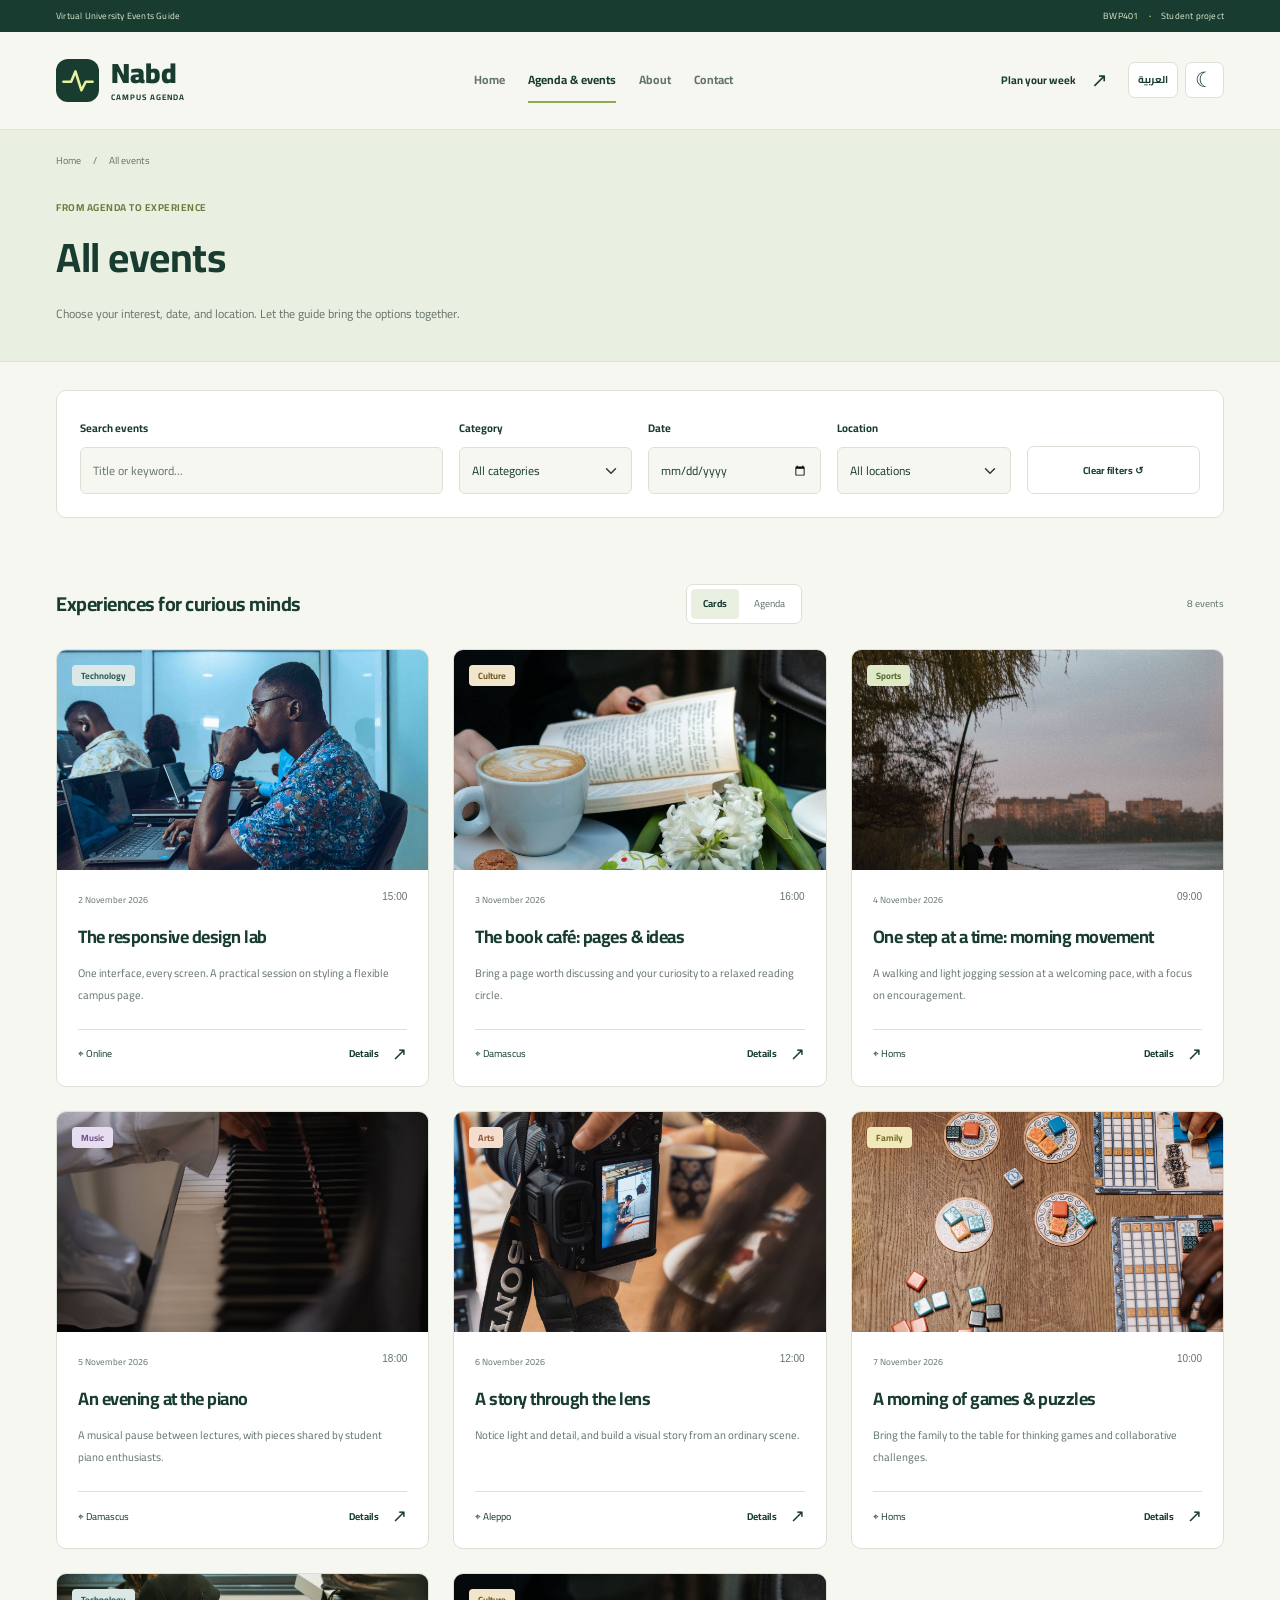
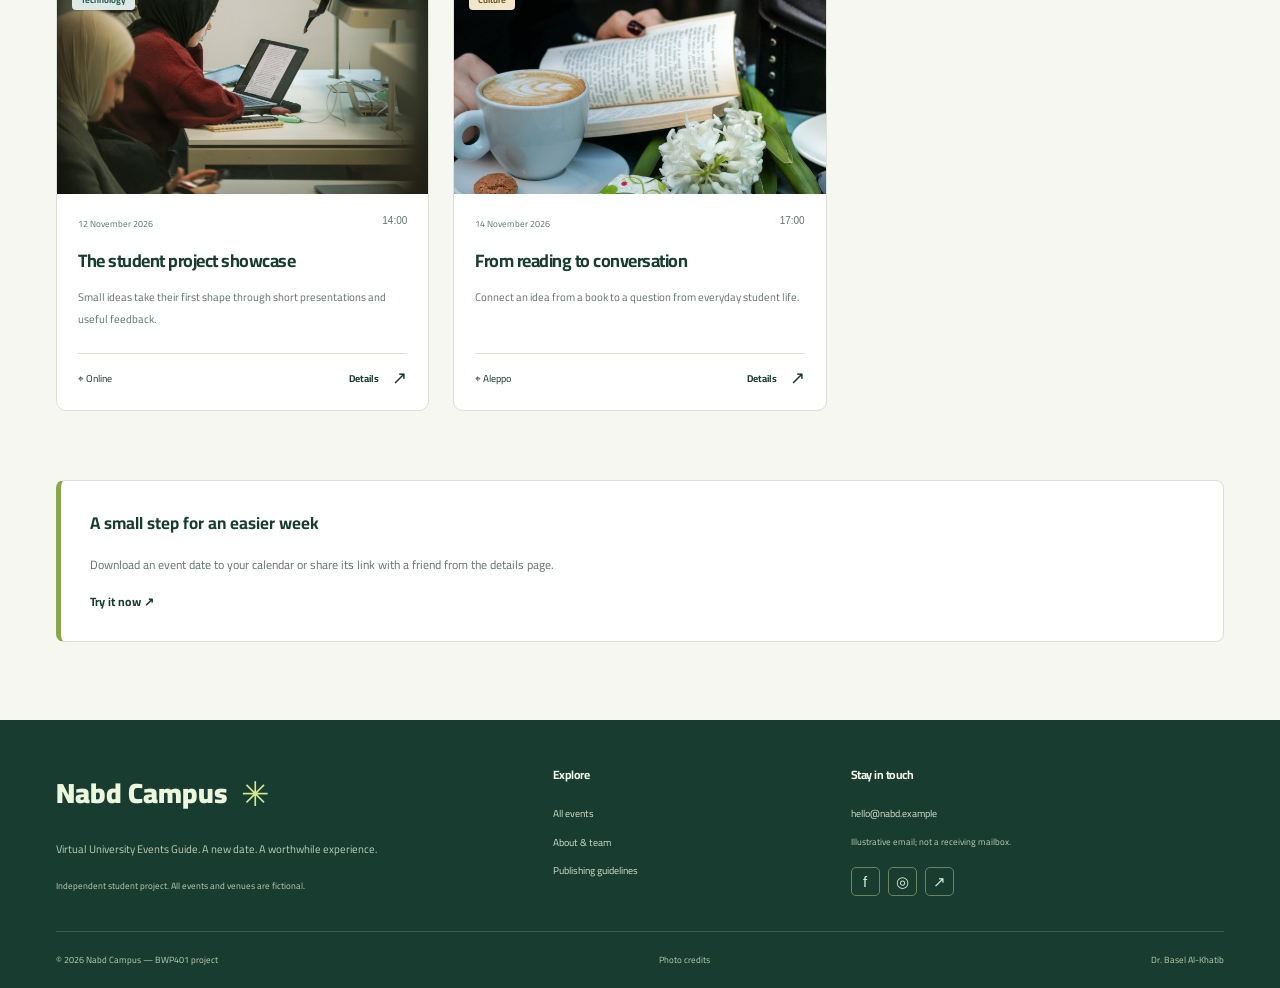
<file: en/events.html>
<!DOCTYPE html><html lang="en" dir="ltr"><head><meta charset="UTF-8"><meta name="viewport" content="width=device-width, initial-scale=1"><meta name="description" content="Nabd Campus: a student agenda for discovering virtual university events. BWP401 project."><title>Events | Nabd Campus</title><link rel="icon" href="../assets/img/favicon.svg"><link rel="stylesheet" href="https://cdn.jsdelivr.net/npm/bootstrap@5.3.3/dist/css/bootstrap.min.css" onerror="this.onerror=null;this.href='../assets/css/bootstrap.min.css'"><link rel="stylesheet" href="../assets/css/styles.css"><script>try{if(localStorage.getItem('nabd-theme')==='dark')document.documentElement.className='dark-theme';}catch(e){}</script></head><body><a class="skip" href="#main">Skip to content</a><div class="masthead"><div class="container"><span>Virtual University Events Guide</span><span>BWP401 <b>·</b> Student project</span></div></div><header><nav class="navbar navbar-expand-lg container" aria-label="Main navigation"><a class="navbar-brand" href="index.html"><span class="brand-icon"><svg viewBox="0 0 42 42" fill="none" aria-hidden="true"><path d="M4 23h9l5-12 7 22 5-10h8" stroke="currentColor" stroke-width="3" stroke-linejoin="round" stroke-linecap="round"/></svg></span><span>Nabd<span class="brand-small">CAMPUS AGENDA</span></span></a><div class="nav-tools"><button id="languageToggle" onclick="toggleLanguage()" type="button" aria-label="التبديل إلى العربية">العربية</button><button id="themeToggle" onclick="toggleTheme()" type="button" aria-pressed="false" aria-label="Switch to dark mode"><span id="themeSymbol" aria-hidden="true">☾</span></button></div><button class="navbar-toggler" type="button" data-bs-toggle="collapse" data-bs-target="#siteNav" aria-controls="siteNav" aria-expanded="false" aria-label="Toggle navigation"><span class="navbar-toggler-icon"></span></button><div class="collapse navbar-collapse" id="siteNav"><ul class="navbar-nav"><li class="nav-item"><a class="nav-link " href="index.html">Home</a></li><li class="nav-item"><a class="nav-link active" href="events.html" aria-current="page">Agenda & events</a></li><li class="nav-item"><a class="nav-link " href="about.html">About</a></li><li class="nav-item"><a class="nav-link " href="contact.html">Contact</a></li></ul><a class="nav-button" href="events.html">Plan your week <span class="arrow">↗</span></a></div></nav></header><main id="main"><section class="page-top"><div class="container"><p class="breadcrumb-row"><a href="index.html">Home</a><span>/</span>All events</p><p class="eyebrow">FROM AGENDA TO EXPERIENCE</p><h1>All events</h1><p>Choose your interest, date, and location. Let the guide bring the options together.</p></div></section><section class="container filter-section"><form id="filters" class="filter-panel"><div class="row g-3"><div class="col-lg-4"><label for="searchQuery" class="form-label">Search events</label><input id="searchQuery" class="form-control" type="search" placeholder="Title or keyword..."></div><div class="col-sm-6 col-lg-2"><label for="categoryFilter" class="form-label">Category</label><select id="categoryFilter" class="form-select"><option value="">All categories</option><option value="tech">Technology</option><option value="culture">Culture</option><option value="sport">Sports</option><option value="music">Music</option><option value="art">Arts</option><option value="family">Family</option></select></div><div class="col-sm-6 col-lg-2"><label for="dateFilter" class="form-label">Date</label><input type="date" class="form-control" id="dateFilter"></div><div class="col-sm-6 col-lg-2"><label for="locationFilter" class="form-label">Location</label><select class="form-select" id="locationFilter"><option value="">All locations</option><option>Damascus</option><option>Homs</option><option>Aleppo</option><option>Online</option></select></div><div class="col-sm-6 col-lg-2 reset-box"><button class="btn btn-outline-dark" type="reset">Clear filters ↺</button></div></div></form></section><section class="container section"><div class="results-bar"><h2>Experiences for curious minds</h2><div class="view-toggle" aria-label="View mode"><button id="cardsView" class="active" type="button" aria-pressed="true" onclick="setEventView('cards')">Cards</button><button id="agendaView" type="button" aria-pressed="false" onclick="setEventView('agenda')">Agenda</button></div><p id="resultCount" aria-live="polite">8 events</p></div><div class="row g-4" id="eventGrid"><div class="col-md-6 col-lg-4 event-column" data-title="The responsive design lab One interface, every screen. A practical session on styling a flexible campus page." data-category="tech" data-date="2026-11-02" data-location="Online"><article class="card event-card"><a class="event-photo" href="event.html?id=responsive-lab" aria-label="The responsive design lab"><img src="../assets/img/coding.jpg" alt="The responsive design lab" class="" width="1400" height="933" loading="lazy"><span class="badge tag tech">Technology</span></a><div class="card-body"><p class="card-date"><time datetime="2026-11-02">2 November 2026</time><span>15:00</span></p><h3><a href="event.html?id=responsive-lab">The responsive design lab</a></h3><p>One interface, every screen. A practical session on styling a flexible campus page.</p><div class="card-foot"><span>⌖ Online</span><a href="event.html?id=responsive-lab">Details <span class="arrow">↗</span></a></div></div></article></div><div class="col-md-6 col-lg-4 event-column" data-title="The book café: pages &amp; ideas Bring a page worth discussing and your curiosity to a relaxed reading circle." data-category="culture" data-date="2026-11-03" data-location="Damascus"><article class="card event-card"><a class="event-photo" href="event.html?id=book-cafe" aria-label="The book café: pages &amp; ideas"><img src="../assets/img/reading.jpg" alt="The book café: pages &amp; ideas" class="" width="1400" height="933" loading="lazy"><span class="badge tag culture">Culture</span></a><div class="card-body"><p class="card-date"><time datetime="2026-11-03">3 November 2026</time><span>16:00</span></p><h3><a href="event.html?id=book-cafe">The book café: pages & ideas</a></h3><p>Bring a page worth discussing and your curiosity to a relaxed reading circle.</p><div class="card-foot"><span>⌖ Damascus</span><a href="event.html?id=book-cafe">Details <span class="arrow">↗</span></a></div></div></article></div><div class="col-md-6 col-lg-4 event-column" data-title="One step at a time: morning movement A walking and light jogging session at a welcoming pace, with a focus on encouragement." data-category="sport" data-date="2026-11-04" data-location="Homs"><article class="card event-card"><a class="event-photo" href="event.html?id=campus-run" aria-label="One step at a time: morning movement"><img src="../assets/img/running.jpg" alt="One step at a time: morning movement" class="" width="1400" height="933" loading="lazy"><span class="badge tag sport">Sports</span></a><div class="card-body"><p class="card-date"><time datetime="2026-11-04">4 November 2026</time><span>09:00</span></p><h3><a href="event.html?id=campus-run">One step at a time: morning movement</a></h3><p>A walking and light jogging session at a welcoming pace, with a focus on encouragement.</p><div class="card-foot"><span>⌖ Homs</span><a href="event.html?id=campus-run">Details <span class="arrow">↗</span></a></div></div></article></div><div class="col-md-6 col-lg-4 event-column" data-title="An evening at the piano A musical pause between lectures, with pieces shared by student piano enthusiasts." data-category="music" data-date="2026-11-05" data-location="Damascus"><article class="card event-card"><a class="event-photo" href="event.html?id=piano-evening" aria-label="An evening at the piano"><img src="../assets/img/piano.jpg" alt="An evening at the piano" class="" width="1400" height="933" loading="lazy"><span class="badge tag music">Music</span></a><div class="card-body"><p class="card-date"><time datetime="2026-11-05">5 November 2026</time><span>18:00</span></p><h3><a href="event.html?id=piano-evening">An evening at the piano</a></h3><p>A musical pause between lectures, with pieces shared by student piano enthusiasts.</p><div class="card-foot"><span>⌖ Damascus</span><a href="event.html?id=piano-evening">Details <span class="arrow">↗</span></a></div></div></article></div><div class="col-md-6 col-lg-4 event-column" data-title="A story through the lens Notice light and detail, and build a visual story from an ordinary scene." data-category="art" data-date="2026-11-06" data-location="Aleppo"><article class="card event-card"><a class="event-photo" href="event.html?id=photo-walk" aria-label="A story through the lens"><img src="../assets/img/camera.jpg" alt="A story through the lens" class="" width="1400" height="933" loading="lazy"><span class="badge tag art">Arts</span></a><div class="card-body"><p class="card-date"><time datetime="2026-11-06">6 November 2026</time><span>12:00</span></p><h3><a href="event.html?id=photo-walk">A story through the lens</a></h3><p>Notice light and detail, and build a visual story from an ordinary scene.</p><div class="card-foot"><span>⌖ Aleppo</span><a href="event.html?id=photo-walk">Details <span class="arrow">↗</span></a></div></div></article></div><div class="col-md-6 col-lg-4 event-column" data-title="A morning of games &amp; puzzles Bring the family to the table for thinking games and collaborative challenges." data-category="family" data-date="2026-11-07" data-location="Homs"><article class="card event-card"><a class="event-photo" href="event.html?id=family-puzzles" aria-label="A morning of games &amp; puzzles"><img src="../assets/img/games.jpg" alt="A morning of games &amp; puzzles" class="" width="1400" height="933" loading="lazy"><span class="badge tag family">Family</span></a><div class="card-body"><p class="card-date"><time datetime="2026-11-07">7 November 2026</time><span>10:00</span></p><h3><a href="event.html?id=family-puzzles">A morning of games & puzzles</a></h3><p>Bring the family to the table for thinking games and collaborative challenges.</p><div class="card-foot"><span>⌖ Homs</span><a href="event.html?id=family-puzzles">Details <span class="arrow">↗</span></a></div></div></article></div><div class="col-md-6 col-lg-4 event-column" data-title="The student project showcase Small ideas take their first shape through short presentations and useful feedback." data-category="tech" data-date="2026-11-12" data-location="Online"><article class="card event-card"><a class="event-photo" href="event.html?id=project-showcase" aria-label="The student project showcase"><img src="../assets/img/study.jpg" alt="The student project showcase" class="" width="1400" height="933" loading="lazy"><span class="badge tag tech">Technology</span></a><div class="card-body"><p class="card-date"><time datetime="2026-11-12">12 November 2026</time><span>14:00</span></p><h3><a href="event.html?id=project-showcase">The student project showcase</a></h3><p>Small ideas take their first shape through short presentations and useful feedback.</p><div class="card-foot"><span>⌖ Online</span><a href="event.html?id=project-showcase">Details <span class="arrow">↗</span></a></div></div></article></div><div class="col-md-6 col-lg-4 event-column" data-title="From reading to conversation Connect an idea from a book to a question from everyday student life." data-category="culture" data-date="2026-11-14" data-location="Aleppo"><article class="card event-card"><a class="event-photo" href="event.html?id=open-pages" aria-label="From reading to conversation"><img src="../assets/img/reading.jpg" alt="From reading to conversation" class="" width="1400" height="933" loading="lazy"><span class="badge tag culture">Culture</span></a><div class="card-body"><p class="card-date"><time datetime="2026-11-14">14 November 2026</time><span>17:00</span></p><h3><a href="event.html?id=open-pages">From reading to conversation</a></h3><p>Connect an idea from a book to a question from everyday student life.</p><div class="card-foot"><span>⌖ Aleppo</span><a href="event.html?id=open-pages">Details <span class="arrow">↗</span></a></div></div></article></div></div><div id="emptyState" class="empty-state" style="display:none"><span>⌕</span><h3>No dates match those filters</h3><p>Try another keyword or broaden the filters.</p><button class="btn btn-primary" type="button" onclick="resetFilters()">Show all events</button></div></section><section class="container section"><div class="quiet-note"><strong>A small step for an easier week</strong><p>Download an event date to your calendar or share its link with a friend from the details page.</p><a href="event.html?id=responsive-lab" class="text-link">Try it now ↗</a></div></section></main><footer><div class="container"><div class="row g-4"><div class="col-lg-5"><a class="footer-brand" href="index.html">Nabd Campus<span>✳</span></a><p>Virtual University Events Guide. A new date. A worthwhile experience.</p><small>Independent student project. All events and venues are fictional.</small></div><div class="col-6 col-lg-3"><h2>Explore</h2><a href="events.html">All events</a><a href="about.html">About & team</a><a href="about.html#policies">Publishing guidelines</a></div><div class="col-6 col-lg-4"><h2>Stay in touch</h2><a dir="ltr" href="mailto:hello@nabd.example">hello@nabd.example</a><small>Illustrative email; not a receiving mailbox.</small><div class="social"><a href="https://www.facebook.com/" target="_blank" rel="noopener noreferrer" aria-label="Facebook">f</a><a href="https://www.instagram.com/" target="_blank" rel="noopener noreferrer" aria-label="Instagram">◎</a><a href="https://t.me/" target="_blank" rel="noopener noreferrer" aria-label="Telegram">↗</a></div></div></div><div class="footer-bottom"><span>© 2026 Nabd Campus — BWP401 project</span><a href="about.html#credits">Photo credits</a><span>Dr. Basel Al-Khatib</span></div></div></footer><button id="toTop" class="to-top" type="button" aria-label="Back to top" onclick="window.scrollTo(0,0)">↑</button><script src="https://cdn.jsdelivr.net/npm/bootstrap@5.3.3/dist/js/bootstrap.bundle.min.js" onerror="this.onerror=null;this.src='../assets/js/bootstrap.bundle.min.js'"></script><script src="../assets/js/main.js"></script></body></html>
</file>
<file: assets/css/styles.css>
/* CH3: هوية موحدة وفصل التنسيق عن المحتوى. Grid وFlex والتجاوب مطلوبة بالوظيفة. */
@font-face{font-family:Cairo;src:url('../fonts/cairo-400.ttf') format('truetype');font-weight:400;font-display:swap}@font-face{font-family:Cairo;src:url('../fonts/cairo-700.ttf') format('truetype');font-weight:600 800;font-display:swap}@font-face{font-family:Cairo;src:url('../fonts/cairo-900.ttf') format('truetype');font-weight:900;font-display:swap}
:root{--paper:#f6f7f0;--surface:#fff;--ink:#193c31;--muted:#64736c;--line:#dce1d7;--wash:#eaf0e1;--lime:#e6f29d;--deep:#193c31;--on-deep:#f3f7e9;--bs-body-font-family:Cairo,Tahoma,Arial,sans-serif;--bs-body-color:var(--ink);--bs-body-bg:var(--paper)}
html.dark-theme{--paper:#101d19;--surface:#1a2b24;--ink:#e7eee3;--muted:#abbdb1;--line:#3a4e43;--wash:#24382b;--deep:#172f24;--on-deep:#f3f7e9;color-scheme:dark}
*{box-sizing:border-box}html{scroll-behavior:smooth;scroll-padding-top:20px}body{margin:0;background:var(--paper);color:var(--ink);font:400 14px/1.95 Cairo,Tahoma,Arial,sans-serif}a{color:inherit;text-decoration:none}a:hover{color:#7c892b}h1,h2,h3{font-weight:800;line-height:1.5;letter-spacing:-.5px}p{color:var(--muted)}img{max-width:100%;object-fit:cover}button,input,select,textarea{font:inherit}button,a{touch-action:manipulation}button:focus-visible,a:focus-visible{outline:3px solid #8a9d35;outline-offset:5px}.container{max-width:1224px;padding-left:28px;padding-right:28px}.eyebrow{font-size:10px;font-weight:800;letter-spacing:.5px;color:#6d7d40;margin:0 0 10px}.dark-theme .eyebrow{color:#c7d997}.section{padding-top:66px;padding-bottom:3px}.section-head{display:flex;justify-content:space-between;align-items:center;gap:22px;margin-bottom:27px}.section-head h2{font-size:28px;margin:0}.text-link{display:inline-flex;align-items:center;gap:12px;font-size:12px;font-weight:700}.arrow{display:inline-block;font:20px Arial,sans-serif}.btn{display:inline-flex;justify-content:center;align-items:center;gap:17px;border-radius:7px;font-size:12px;font-weight:700;min-height:48px;padding:12px 21px;line-height:1.7}.btn-primary{--bs-btn-bg:#1c4535;--bs-btn-color:#f6faed;--bs-btn-border-color:#1c4535;--bs-btn-hover-bg:#315e45;--bs-btn-hover-color:#fff;--bs-btn-hover-border-color:#315e45;--bs-btn-active-bg:#315e45;--bs-btn-active-color:#fff;--bs-btn-active-border-color:#315e45}.dark-theme .btn-primary{--bs-btn-bg:#d5e98e;--bs-btn-color:#142b1f;--bs-btn-border-color:#d5e98e;--bs-btn-hover-bg:#ecf5c6;--bs-btn-hover-color:#142b1f;--bs-btn-hover-border-color:#ecf5c6;--bs-btn-active-bg:#ecf5c6;--bs-btn-active-color:#142b1f}.btn-outline-dark{--bs-btn-color:var(--ink);--bs-btn-border-color:var(--line);--bs-btn-hover-bg:var(--wash);--bs-btn-hover-color:var(--ink);--bs-btn-hover-border-color:var(--ink);--bs-btn-active-bg:var(--wash);--bs-btn-active-color:var(--ink)}.skip{position:absolute;top:-100px;z-index:2000;background:var(--ink);color:var(--paper);padding:12px}.skip:focus{top:0}.masthead{background:var(--deep);color:#dbe7ce;font-size:9px;letter-spacing:.2px}.masthead .container{display:flex;justify-content:space-between;padding-top:7px;padding-bottom:7px}.masthead b{margin:0 8px;color:#b9d275}.navbar{padding-top:21px;padding-bottom:21px;gap:20px}.navbar-brand{color:var(--ink);display:flex;align-items:center;gap:12px;font-size:28px;font-weight:900;margin:0;line-height:1.1}.navbar-brand:hover{color:var(--ink)}.brand-icon{width:43px;height:43px;background:var(--deep);color:var(--lime);border-radius:12px;display:flex;align-items:center;justify-content:center}.brand-icon svg{width:36px;height:36px}.brand-small{display:block;font-size:10px;letter-spacing:1px;margin-top:6px;font-weight:600}.nav-tools{display:flex;gap:7px;order:3}.nav-tools button{background:var(--surface);border:1px solid var(--line);border-radius:7px;color:var(--ink);height:36px;min-width:36px;padding:4px 9px;line-height:1;font-size:10px;font-weight:700}.nav-tools #themeToggle{font:21px Arial}.navbar-collapse{order:2}.navbar-nav{gap:23px;margin:auto}.navbar-nav .nav-link{font-size:12px;font-weight:700;padding:10px 0!important;color:var(--muted)}.navbar-nav .nav-link.active{color:var(--ink);border-bottom:2px solid #91a953}.nav-button{font-size:11px;font-weight:700;display:inline-flex;align-items:center;gap:15px}.navbar-toggler{border-color:var(--line);padding:6px;order:4}.dark-theme .navbar-toggler-icon{filter:invert(1)}.team-intro{display:flex;align-items:center;gap:18px;padding-top:10px;padding-bottom:20px;border-bottom:1px solid var(--line);margin-bottom:24px}.team-label{min-width:195px;border-inline-end:1px solid var(--line);padding-inline-end:20px}.team-label strong{display:block;font-size:12px}.team-label span{font-size:9px;color:var(--muted)}.team-grid{display:grid;grid-template-columns:repeat(4,1fr);gap:16px;flex:1}.team-member{display:flex;align-items:center;gap:15px;padding:22px;background:var(--surface);border:1px solid var(--line);border-radius:10px;min-width:0}.team-member img{border-radius:15px;width:58px;height:58px;flex-shrink:0}.team-member h3{font-size:15px;margin:0 0 6px}.team-member p[dir]{font:11px Arial;margin:0 0 4px;color:var(--muted);overflow-wrap:anywhere}.team-member small{font-size:9px;color:var(--muted)}.team-member .role{font-size:9px;margin:5px 0 0;line-height:1.8}.team-intro .team-member{padding:0;border:0;background:none;gap:0;text-align:center;justify-content:center}.team-intro .team-member img{display:none}.team-intro .team-member h3{font-size:11px}.team-intro .team-member p[dir]{font-size:9px}.team-intro .team-member small{font-size:8px}.hero-copy{background:var(--wash);border-radius:17px;padding:42px 43px 22px;position:relative;overflow:hidden;min-height:468px;display:flex;flex-direction:column;align-items:flex-start}.hero-copy:after{content:'';position:absolute;left:-85px;bottom:-160px;border:1px solid #8da36b33;border-radius:50%;width:330px;height:330px;pointer-events:none;box-shadow:0 0 0 40px #a6b8870b,0 0 0 80px #a6b8870b}.hero-copy h1{font-size:48px;line-height:1.6;letter-spacing:-1.5px;margin-bottom:15px;z-index:1}.hero-copy h1 em{font-style:normal;position:relative}.hero-copy h1 em:after{content:'';height:9px;width:100%;background:#b7d36c88;position:absolute;bottom:8px;right:0;z-index:-1}.hero-copy>p:not(.eyebrow){font-size:12px;line-height:2.1}.hero-actions{display:flex;gap:25px;align-items:center;margin-top:17px;z-index:1}.hero-bottom{display:flex;justify-content:space-between;width:100%;margin-top:auto;padding-top:30px;border-top:1px solid #8ea87855;font:9px Arial;color:var(--muted);letter-spacing:1.2px}.hero-photo{display:block;position:relative;overflow:hidden;border-radius:17px;height:468px;color:#fff;background:#193c31}.hero-photo>img{width:100%;height:100%;object-position:52% 45%;filter:brightness(.85)}.hero-photo:after{content:'';position:absolute;inset:30% 0 0;background:linear-gradient(0deg,#10291df5,transparent)}.photo-note{position:absolute;top:19px;right:18px;background:#e6f29d;color:#193c31;border-radius:4px;padding:7px 12px;font-size:8px;font-weight:800}.photo-caption{position:absolute;bottom:28px;right:26px;left:26px;z-index:1}.photo-caption small{font-size:8px;color:#d7e6b4;letter-spacing:1px}.photo-caption h2{font-size:25px;margin:13px 0;color:#fff}.photo-caption>span{font-size:10px;color:#e0e7db}.category-row{display:flex;gap:12px;flex-wrap:wrap}.category-pill{display:flex;align-items:center;gap:13px;justify-content:center;padding:17px 22px;background:var(--surface);border:1px solid var(--line);border-radius:8px;flex:1;font-size:12px;font-weight:700;min-width:130px}.category-pill>span{font:24px Arial;color:#6e8552}.category-pill:hover{background:var(--wash);color:var(--ink);border-color:#90a66a}.agenda-frame{border:1px solid var(--line);background:var(--surface);border-radius:15px;overflow:hidden}.agenda-heading{display:flex;justify-content:space-between;align-items:center;padding:28px 32px}.agenda-heading h2{font-size:26px;margin:0}.agenda-heading p:last-child{font-size:10px;margin:7px 0 0}.circle-link{height:45px;width:45px;display:flex;align-items:center;justify-content:center;border:1px solid var(--line);border-radius:50%;font:24px Arial}.week-strip{display:grid;grid-template-columns:repeat(7,1fr);border-top:1px solid var(--line);border-bottom:1px solid var(--line);background:var(--wash)}.week-strip a{padding:19px 6px;text-align:center;border-inline-end:1px solid var(--line)}.week-strip a:last-child{border:0}.week-strip a:hover{background:#e6f29d;color:#193c31}.week-strip strong{display:block;font:800 31px Arial;margin:8px 0}.week-strip span{font-size:10px}.week-strip small{font:8px Cairo,Arial;letter-spacing:.5px}.agenda-list{padding:0 31px}.agenda-row{display:flex;align-items:center;gap:28px;padding:24px 0;border-bottom:1px solid var(--line)}.agenda-row:last-child{border:0}.agenda-row time{display:flex;flex-direction:column;align-items:center;min-width:45px}.agenda-row time strong{font:700 27px Arial}.agenda-row time span{font-size:8px;color:var(--muted)}.agenda-row h3{font-size:17px;margin:8px 0 0}.agenda-place{margin-inline-start:auto;font-size:11px;min-width:125px}.agenda-place small{display:block;font:10px Arial;color:var(--muted);margin-top:9px;direction:ltr}.agenda-arrow{font:24px Arial;margin-inline-start:20px}.agenda-more{display:flex;align-items:center;justify-content:center;gap:18px;background:var(--wash);border-top:1px solid var(--line);font-size:11px;font-weight:700;padding:15px}.tag{font-size:9px;font-weight:600;border-radius:4px;padding:6px 9px;background:#dce8e6;color:#2d5c55}.tag.culture{background:#f1e6cc;color:#715921}.tag.sport{background:#dfe9c8;color:#526a2c}.tag.music{background:#e7ddf0;color:#72528a}.tag.art{background:#f4ddcd;color:#8c5533}.tag.family{background:#f0e9b9;color:#756b26}.spotlight{margin-top:65px;padding:43px 0 28px;background:var(--deep);color:#edf5df}.spotlight .eyebrow{color:#c5d898}.spotlight .section-head h2{color:#edf5df}.spotlight-slide{display:grid;grid-template-columns:1.1fr 1fr;background:var(--surface);border-radius:13px;overflow:hidden;color:var(--ink);min-height:350px}.spotlight-photo{position:relative;min-height:350px}.spotlight-photo img{width:100%;height:100%;position:absolute;inset:0}.spotlight-photo>span{position:absolute;top:20px;right:23px;background:#e6f29d;color:#193c31;font:700 18px Arial;border-radius:4px;padding:11px 15px}.spotlight-copy{padding:38px 43px;display:flex;flex-direction:column;align-items:flex-start;justify-content:center}.spotlight-copy h3{font-size:31px;margin-top:15px;margin-bottom:16px}.spotlight-copy p{font-size:12px}.spotlight-meta{font-size:10px;color:var(--muted);margin:5px 0 24px;display:flex;gap:12px}.carousel-controls{display:flex;align-items:center;justify-content:space-between;margin-top:20px}.carousel-controls p{margin:0;color:#c5d3bf;font-size:10px}.carousel-controls>div{display:flex;gap:8px}.carousel-controls button{width:39px;height:39px;background:none;border:1px solid #7e9473;color:#edf5df;border-radius:50%;font:22px Arial}.carousel-controls button:hover{background:#e6f29d;color:#193c31}.event-card{height:100%;background:var(--surface);border:1px solid var(--line);border-radius:10px;overflow:hidden;transition:transform .2s}.event-card:hover{transform:translateY(-4px)}.event-photo{position:relative;display:block;height:220px;overflow:hidden}.event-photo img{width:100%;height:100%;transition:transform .3s}.event-card:hover .event-photo img{transform:scale(1.035)}.event-photo .tag{position:absolute;top:15px;right:15px}.card-body{padding:21px}.card-date{display:flex;justify-content:space-between;gap:15px;font-size:9px;margin-bottom:13px;color:var(--muted)}.card-date>span{font:10px Arial}.event-card h3{font-size:18px;margin-bottom:11px;line-height:1.7}.card-body>p:not(.card-date){font-size:11px;min-height:46px;margin-bottom:20px}.card-foot{border-top:1px solid var(--line);display:flex;justify-content:space-between;padding-top:13px;font-size:10px;align-items:center}.card-foot>a{font-weight:700;display:flex;align-items:center;gap:13px}.card-foot .arrow{font-size:18px}.suggest-banner{background:#e6f29d;color:#193c31;padding:32px;border-radius:12px;display:flex;align-items:center;gap:28px}.asterisk{font:70px Arial}.suggest-banner .eyebrow{color:#59672f}.suggest-banner h2{font-size:23px;margin:0}.suggest-banner>.btn{margin-inline-start:auto;white-space:nowrap}.suggest-banner .btn{--bs-btn-bg:#193c31;--bs-btn-color:#fff;--bs-btn-border-color:#193c31}.page-top{padding:21px 0 36px;border-top:1px solid var(--line);border-bottom:1px solid var(--line);background:var(--wash)}.breadcrumb-row{display:flex;gap:12px;align-items:center;font-size:10px;color:var(--muted);margin-bottom:27px;flex-wrap:wrap}.page-top h1{font-size:41px;margin-bottom:13px}.page-top>.container>p:last-child{font-size:12px;max-width:720px;margin:0}.filter-section{padding-top:28px}.filter-panel{border:1px solid var(--line);border-radius:10px;padding:23px;background:var(--surface)}.form-label{font-weight:700;font-size:11px;margin-bottom:8px}.form-control,.form-select{font-size:12px;min-height:47px;padding:12px;border-radius:6px;border-color:var(--line);color:var(--ink);background-color:var(--paper)}.form-control:focus,.form-select:focus{color:var(--ink);background-color:var(--surface);border-color:#809449;box-shadow:0 0 0 3px #91a95325}.form-control::placeholder{color:var(--muted)}.dark-theme .form-select{background-image:url("data:image/svg+xml,%3csvg xmlns='http://www.w3.org/2000/svg' viewBox='0 0 16 16'%3e%3cpath fill='none' stroke='%23c2d0bf' stroke-linecap='round' stroke-linejoin='round' stroke-width='2' d='m2 5 6 6 6-6'/%3e%3c/svg%3e")}.reset-box{display:flex;align-items:flex-end}.reset-box .btn{width:100%;font-size:10px;padding:12px 6px}.results-bar{display:flex;align-items:center;gap:20px;flex-wrap:wrap;margin-bottom:25px}.results-bar h2{font-size:20px;margin:0}.results-bar>p{font-size:10px;margin:0;margin-inline-start:auto}.view-toggle{display:flex;padding:4px;border:1px solid var(--line);border-radius:7px;background:var(--surface);gap:3px;margin-inline-start:auto}.view-toggle button{border:0;background:none;color:var(--muted);padding:5px 12px;font-size:10px;border-radius:4px}.view-toggle button.active{background:var(--wash);color:var(--ink);font-weight:700}.agenda-view .event-column{width:100%}.agenda-view .event-card{display:grid;grid-template-columns:190px 1fr}.agenda-view .event-photo{height:100%;min-height:190px}.agenda-view .card-body{padding:23px 27px}.agenda-view .card-body>p:not(.card-date){min-height:0}.agenda-view .event-card h3{font-size:21px}.empty-state{text-align:center;padding:60px 15px}.empty-state>span{font:60px Arial;color:var(--muted)}.empty-state h3{font-size:24px;margin-top:15px}.empty-state p{font-size:12px}.quiet-note{border:1px solid var(--line);border-inline-start:5px solid #8ca64b;border-radius:8px;background:var(--surface);padding:26px 29px}.quiet-note strong{font-size:17px}.quiet-note p{font-size:12px;margin:12px 0}.detail-top{padding-top:25px}.detail-top h1{font-size:39px;margin:17px 0}.detail-top .col-lg-6>p{font-size:13px;line-height:2}.detail-image{width:100%;height:370px;border-radius:13px}.detail-buttons{display:flex;gap:12px;flex-wrap:wrap;margin-top:25px}.demo-label{display:block;color:var(--muted);font-size:9px;margin-top:18px}.detail-facts{display:grid;grid-template-columns:repeat(4,1fr);padding:23px 0;margin-top:35px;border-top:1px solid var(--line);border-bottom:1px solid var(--line)}.detail-facts>div{padding:0 20px;border-inline-end:1px solid var(--line)}.detail-facts>div:last-child{border:0}.detail-facts small{display:block;color:var(--muted);font-size:9px;margin-bottom:6px}.detail-facts strong{font-size:13px}.detail-body h2{font-size:27px}.detail-body .col-lg-7>p:not(.eyebrow){font-size:14px;line-height:2.25}.gallery{margin-top:32px}.gallery h3{font-size:18px;margin-bottom:18px}.gallery img{width:100%;height:190px;border-radius:9px}.gallery small{font-size:9px;color:var(--muted)}.program-card{padding:28px;border:1px solid var(--line);background:var(--surface);border-radius:11px}.program-card h2{font-size:23px;margin-bottom:23px}.program-row{display:flex;align-items:center;gap:17px;padding:17px 0;border-bottom:1px solid var(--line)}.program-row>span{font:11px Arial;color:#7c9250}.program-row>p{font-size:11px;margin:0}.program-card>img{width:100%;height:auto;border-radius:8px;margin-top:24px}.program-card>small{font-size:9px;color:var(--muted);display:block;margin-top:9px}.modal-content{background:var(--surface);border:1px solid var(--line);border-radius:13px;color:var(--ink);padding:7px}.modal-header{border-color:var(--line)}.modal-body{padding:22px}.modal-body>p{font-size:12px}.share-links{display:flex;gap:10px;margin-top:20px}.dark-theme .btn-close{filter:invert(1)}.about-photo{width:100%;height:360px;border-radius:13px}.values{display:grid;grid-template-columns:repeat(3,1fr);border-top:1px solid var(--line);border-bottom:1px solid var(--line)}.values article{padding:30px;border-inline-end:1px solid var(--line)}.values article:last-child{border:0}.values span{font:12px Arial;color:#83964e}.values h3{font-size:23px;margin:23px 0 15px}.values p{font-size:12px;margin:0}.policy{border:1px solid var(--line);border-radius:10px;background:var(--surface);padding:28px;height:100%}.policy>span{font:12px Arial;color:#829449}.policy h3{font-size:24px;margin:18px 0 13px}.policy p,.policy ul{font-size:12px;line-height:2.2;color:var(--muted)}.policy small{font-size:10px;color:var(--muted)}.credits{border-top:1px solid var(--line);margin-top:65px;padding-top:35px}.credits h2{font-size:24px}.credits p,.credits>a{font-size:11px}.credit-links{display:flex;flex-wrap:wrap;gap:8px;margin:18px 0}.credit-links a{font:11px Arial;background:var(--surface);border:1px solid var(--line);border-radius:5px;padding:10px 15px}.form-card{padding:31px;background:var(--surface);border:1px solid var(--line);border-radius:12px}.form-card h2{font-size:27px}.form-card>p:not(.eyebrow){font-size:10px;margin-bottom:25px}.form-card small{font-size:9px;color:var(--muted)}.form-card textarea{resize:vertical}.form-note{font-size:9px;margin-top:15px;margin-bottom:0}.contact-aside{padding:36px;background:#e6f29d;color:#193c31;border-radius:12px;height:100%;display:flex;flex-direction:column;align-items:flex-start}.contact-aside>span{font:70px Arial;margin-bottom:28px}.contact-aside h2{font-size:36px;margin-bottom:20px}.contact-aside>p{font-size:12px;color:#556c3b}.contact-aside>div{border-top:1px solid #a4b965;width:100%;padding-top:25px;margin-top:20px;margin-bottom:25px}.contact-aside h3{font-size:13px}.contact-aside a[dir]{font:14px Arial;display:inline-block;margin-top:8px}.contact-aside small{font-size:9px;display:block;margin-top:13px;color:#526b3f}.contact-aside>.text-link{margin-top:auto}.faq .col-md-4 h3{font-size:18px}.faq .col-md-4 p{font-size:12px}.field-error{display:block;font-size:10px;margin-top:5px;color:#a63339}.dark-theme .field-error{color:#ffb6aa}.alert{font-size:12px;border-radius:7px}.alert-success{background:#e5f0d8;color:#365b28;border-color:#c6dcae}.alert-danger{background:#fff0eb;color:#963d32;border-color:#efc5ba}.dark-theme .alert-success{background:#283e2b;color:#d5edbf;border-color:#526f48}.dark-theme .alert-danger{background:#482f2a;color:#ffcdc0;border-color:#865847}.is-invalid{border-color:#bd6862!important}footer{background:var(--deep);color:#dbe9cf;margin-top:75px;padding-top:46px}footer h2{font-size:12px;color:#f0f7e6;margin-bottom:20px}footer .col-6>a{display:block;font-size:10px;color:#cfddc4;margin:9px 0}.footer-brand{font-size:28px;font-weight:900;color:#edf7dd;display:flex;gap:14px;align-items:center}.footer-brand span{color:#d5e98e;font:34px Arial}footer p{font-size:11px;color:#b9cbb0;line-height:2.1;max-width:365px;margin-top:17px}footer small{font-size:9px;color:#b9cbb0;display:block;max-width:340px}.social{display:flex;gap:8px;margin-top:17px}.social a{width:29px;height:29px;display:flex;align-items:center;justify-content:center;border:1px solid #6c835d;border-radius:5px;font:15px Arial;color:#dbe9cf}.footer-bottom{margin-top:35px;padding:19px 0;border-top:1px solid #61785280;display:flex;justify-content:space-between;font-size:9px;color:#b9cbb0}.to-top{position:fixed;left:17px;bottom:17px;height:39px;width:39px;background:var(--surface);color:var(--ink);border:1px solid var(--line);border-radius:8px;z-index:99;font:22px Arial;display:none}
html[dir=ltr] .hero-copy h1{line-height:1.35;font-size:45px}html[dir=ltr] .hero-copy:after{left:auto;right:-85px}html[dir=ltr] .photo-note{right:auto;left:18px}html[dir=ltr] .event-photo .tag{right:auto;left:15px}html[dir=ltr] .spotlight-photo>span{right:auto;left:23px}html[dir=ltr] .brand-small{font-size:8px;letter-spacing:1px}html[dir=ltr] .hero-copy h1 em:after{bottom:3px}
@media(max-width:1199px){.navbar{gap:15px}.navbar-nav{gap:18px}.navbar-nav .nav-link{font-size:11px}.team-label{min-width:170px}.team-member{padding:18px;gap:10px;flex-direction:column;text-align:center}.team-intro .team-member{flex-direction:row}.hero-copy{padding:36px 31px 24px}.hero-copy h1{font-size:43px}html[dir=ltr] .hero-copy h1{font-size:40px}.hero-photo,.hero-copy{height:auto;min-height:460px}.event-photo{height:200px}.spotlight-copy{padding:30px}.spotlight-copy h3{font-size:27px}.team-member p[dir]{font-size:10px}}
@media(max-width:991px){.navbar{gap:12px}.navbar-brand{margin-inline-end:auto}.nav-tools{order:2}.navbar-toggler{order:3}.navbar-collapse{order:4}.navbar-nav{gap:2px;padding-top:15px}.navbar-nav .nav-link.active{border-bottom:0;color:#7c954b}.nav-button{margin-top:14px;display:inline-flex}.team-intro{display:block}.team-label{border:0;padding:0;margin-bottom:15px;display:flex;gap:15px;align-items:center}.team-grid{gap:12px}.hero-copy{min-height:410px}.hero-photo{height:330px;min-height:0}.hero-photo>img{object-position:50% 50%}.photo-caption{right:30px}.photo-caption h2{font-size:26px}.hero-bottom{margin-top:35px}.spotlight-slide{grid-template-columns:1fr 1fr}.spotlight-photo{min-height:320px}.spotlight-copy{padding:27px}.spotlight-copy h3{font-size:25px}.team-grid:not(.team-intro .team-grid){grid-template-columns:repeat(2,1fr)}.team-member{flex-direction:row;text-align:start}.detail-image{height:330px}.detail-top h1{font-size:35px}.detail-top .detail-image{margin-top:10px}.detail-facts strong{font-size:12px}.contact-aside{min-height:500px}}
@media(max-width:575px){.container{padding-left:20px;padding-right:20px}.masthead{font-size:7px}.masthead b{margin:0 4px}.navbar{padding-top:18px;padding-bottom:18px;gap:8px}.navbar-brand{font-size:24px;gap:8px}.brand-icon{width:35px;height:35px;border-radius:9px}.brand-icon svg{width:29px;height:29px}.brand-small{font-size:8px}.nav-tools{gap:5px}.nav-tools button{min-width:31px;height:31px;font-size:9px;padding:4px 6px}.nav-tools #themeToggle{font-size:19px}.navbar-toggler{padding:3px}.navbar-toggler-icon{width:23px;height:23px}.team-intro{padding-top:5px;padding-bottom:18px;margin-bottom:18px}.team-label{justify-content:space-between;gap:8px;margin-bottom:15px}.team-label strong{font-size:11px}.team-label span{font-size:8px}.team-intro .team-grid{grid-template-columns:repeat(2,1fr);gap:13px}.team-intro .team-member{padding:8px 4px;border:1px solid var(--line);border-radius:6px}.team-intro .team-member h3{font-size:11px}.team-intro .team-member p[dir]{font-size:9px}.hero-copy{padding:30px 25px 20px;min-height:420px;border-radius:12px}.hero-copy h1{font-size:36px;line-height:1.65;letter-spacing:-1px}.hero-copy>p:not(.eyebrow){font-size:11px}.eyebrow{font-size:9px}.hero-actions{gap:20px;flex-wrap:wrap;margin-top:20px}.btn{font-size:11px;padding:12px 17px;gap:12px}.text-link{font-size:11px}.hero-bottom{font-size:8px;margin-top:30px;padding-top:22px;letter-spacing:.3px}.hero-photo{height:285px;border-radius:12px}.photo-caption{bottom:25px;right:25px}.photo-caption h2{font-size:24px}.section{padding-top:43px}.section-head{margin-bottom:23px;align-items:flex-start;gap:15px}.section-head h2{font-size:23px}.section-head>.text-link{font-size:9px;margin-top:30px;white-space:nowrap}.category-row{gap:9px}.category-pill{min-width:calc(33.333% - 9px);padding:13px 7px;font-size:10px;gap:8px}.category-pill>span{font-size:20px}.agenda-heading{padding:23px}.agenda-heading h2{font-size:23px}.agenda-heading p:last-child{font-size:9px}.circle-link{height:35px;width:35px;font-size:20px}.week-strip a{padding:14px 2px}.week-strip span{font-size:7px}.week-strip strong{font-size:22px;margin:7px 0}.week-strip small{font-size:6px}.agenda-list{padding:0 20px}.agenda-row{gap:13px;padding:19px 0;flex-wrap:wrap}.agenda-row time{min-width:30px;align-self:flex-start;padding-top:5px}.agenda-row time strong{font-size:24px}.agenda-row>div{flex:1;min-width:180px}.agenda-row h3{font-size:15px;line-height:1.6;margin-top:8px}.agenda-row .tag{font-size:8px;padding:5px 7px}.agenda-place{font-size:9px;margin-inline-start:43px;display:flex;gap:13px;align-items:center;min-width:0}.agenda-place small{font-size:9px;margin:0}.agenda-arrow{font-size:19px;margin-inline-start:auto}.agenda-more{font-size:10px;padding:12px}.spotlight{margin-top:43px;padding-top:30px;padding-bottom:24px}.spotlight-slide{grid-template-columns:1fr}.spotlight-photo{min-height:220px;height:220px}.spotlight-copy{padding:25px}.spotlight-copy h3{font-size:27px;margin-top:15px}.spotlight-copy>p{font-size:11px}.spotlight-photo>span{font-size:16px;top:16px;right:16px;padding:8px 11px}.spotlight-meta{font-size:9px;margin-bottom:22px}.carousel-controls p{font-size:8px;max-width:65%}.carousel-controls button{width:33px;height:33px;font-size:18px}.event-photo{height:230px}.card-body{padding:21px}.event-card h3{font-size:19px}.card-body>p:not(.card-date){font-size:12px;min-height:0}.card-date{font-size:10px}.card-foot{font-size:10px}.suggest-banner{padding:25px;gap:17px;flex-wrap:wrap}.asterisk{font-size:44px}.suggest-banner>div{flex:1;min-width:180px}.suggest-banner h2{font-size:21px}.suggest-banner .eyebrow{font-size:8px}.suggest-banner>.btn{margin-inline-start:0}.page-top{padding:17px 0 29px}.breadcrumb-row{font-size:9px;margin-bottom:21px}.page-top h1{font-size:32px}.page-top>.container>p:last-child{font-size:11px}.filter-panel{padding:19px}.filter-section{padding-top:23px}.results-bar{gap:13px}.results-bar h2{font-size:17px;width:100%}.results-bar .view-toggle{margin-inline-start:0}.results-bar>p{font-size:9px}.view-toggle button{padding:5px 10px;font-size:9px}.agenda-view .event-card{grid-template-columns:90px 1fr}.agenda-view .event-photo{min-height:220px}.agenda-view .card-body{padding:15px}.agenda-view .card-body>p:not(.card-date){font-size:10px;line-height:1.9;margin-bottom:10px}.agenda-view .event-card h3{font-size:15px;margin-bottom:8px}.agenda-view .event-photo .tag{top:8px;right:7px;font-size:7px;padding:5px}.agenda-view .card-foot{font-size:8px;gap:10px}.agenda-view .card-date{font-size:8px;gap:6px;flex-wrap:wrap}.quiet-note{padding:22px}.quiet-note strong{font-size:16px}.quiet-note p{font-size:11px}.detail-top{padding-top:20px}.detail-top h1{font-size:31px}.detail-top .col-lg-6>p{font-size:12px}.detail-buttons{gap:9px}.detail-buttons .btn{font-size:10px;padding:12px 14px}.demo-label{font-size:8px}.detail-image{height:260px}.detail-facts{grid-template-columns:repeat(2,1fr);gap:20px 0;padding:22px 0;margin-top:27px}.detail-facts>div{padding:0 15px}.detail-facts>div:nth-child(2){border:0}.detail-facts strong{font-size:11px}.detail-facts small{font-size:8px}.detail-body h2{font-size:23px}.detail-body .col-lg-7>p:not(.eyebrow){font-size:12px}.gallery img{height:140px}.gallery small{font-size:8px}.program-card{padding:24px}.program-card h2{font-size:23px}.program-row>p{font-size:11px}.about-photo{height:290px}.values{grid-template-columns:1fr}.values article{padding:25px 8px;border:0;border-bottom:1px solid var(--line)}.values h3{margin:13px 0 10px;font-size:22px}.values p{font-size:12px}.team-grid:not(.team-intro .team-grid){grid-template-columns:1fr}.team-member{padding:24px;gap:22px}.team-member h3{font-size:17px}.team-member p[dir]{font-size:12px}.team-member .role{font-size:10px}.team-member small{font-size:10px}.policy{padding:25px}.policy h3{font-size:23px}.credits{margin-top:43px;padding-top:28px}.form-card{padding:24px}.form-card h2{font-size:25px}.contact-aside{padding:29px;min-height:480px}.contact-aside>span{font-size:57px}.contact-aside h2{font-size:32px}.faq .col-md-4 h3{font-size:18px}.faq .col-md-4 p{font-size:12px}footer{margin-top:47px;padding-top:35px}.footer-brand{font-size:27px}footer .col-6{width:100%}footer .col-6>a{display:inline-block;margin-inline-end:15px}footer h2{margin-bottom:14px}footer p{font-size:11px}.footer-bottom{font-size:8px;flex-wrap:wrap;gap:10px;padding:17px 0;margin-top:25px}.footer-bottom>span:last-child{display:none}html[dir=ltr] .hero-copy h1{font-size:34px;line-height:1.4}html[dir=ltr] .hero-copy{min-height:430px}html[dir=ltr] .brand-small{font-size:6px;letter-spacing:.3px}html[dir=ltr] .spotlight-copy h3{font-size:26px}html[dir=ltr] .week-strip span{font-size:8px}html[dir=ltr] .agenda-row>div{min-width:180px}}
@media(prefers-reduced-motion:reduce){html{scroll-behavior:auto}*,*:before,*:after{animation:none!important;transition:none!important}}

/* تثبيت صور الأجندة داخل صفوف يعتمد ارتفاعها على المحتوى. */
.agenda-view .event-photo img{position:absolute;inset:0}.team-member h3[dir]{font-family:Arial,sans-serif;font-size:13px;letter-spacing:0;overflow-wrap:anywhere}.team-intro .team-member h3[dir]{font-size:10px;margin-bottom:7px}
</file>
